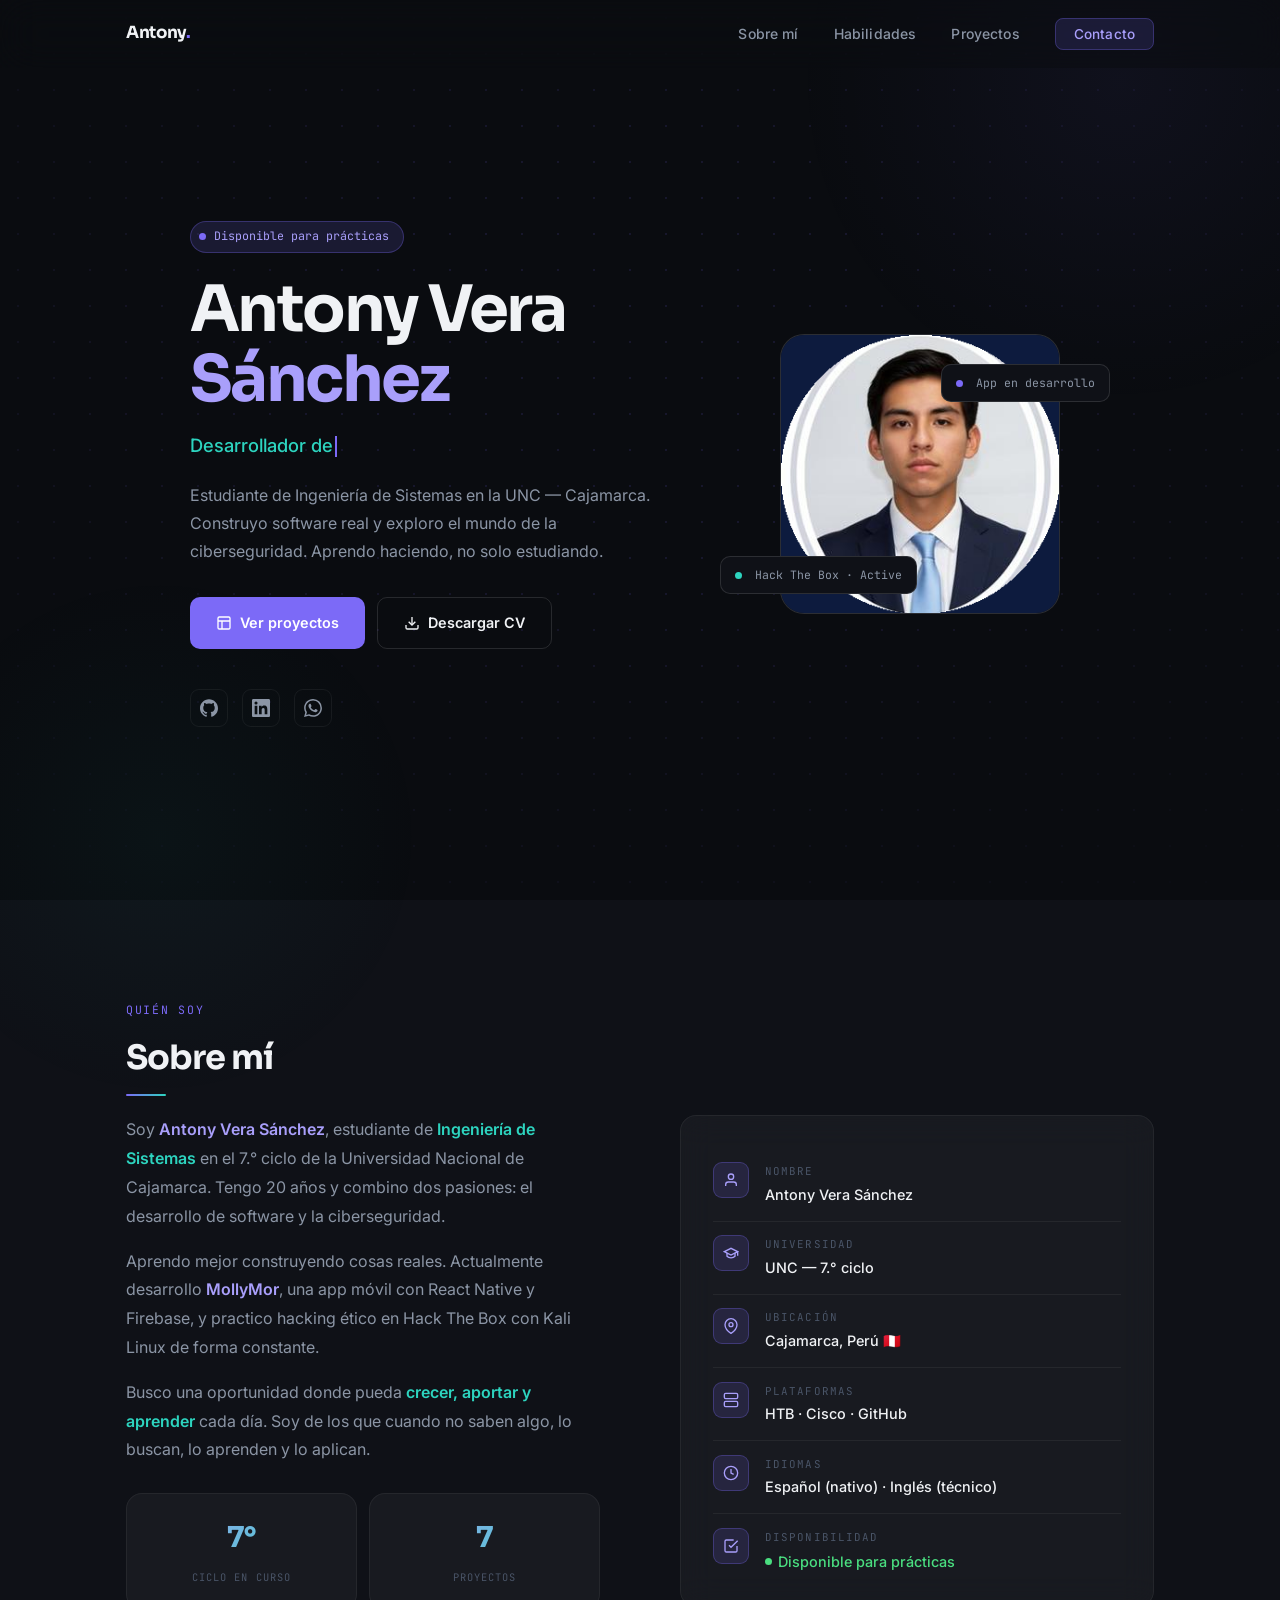
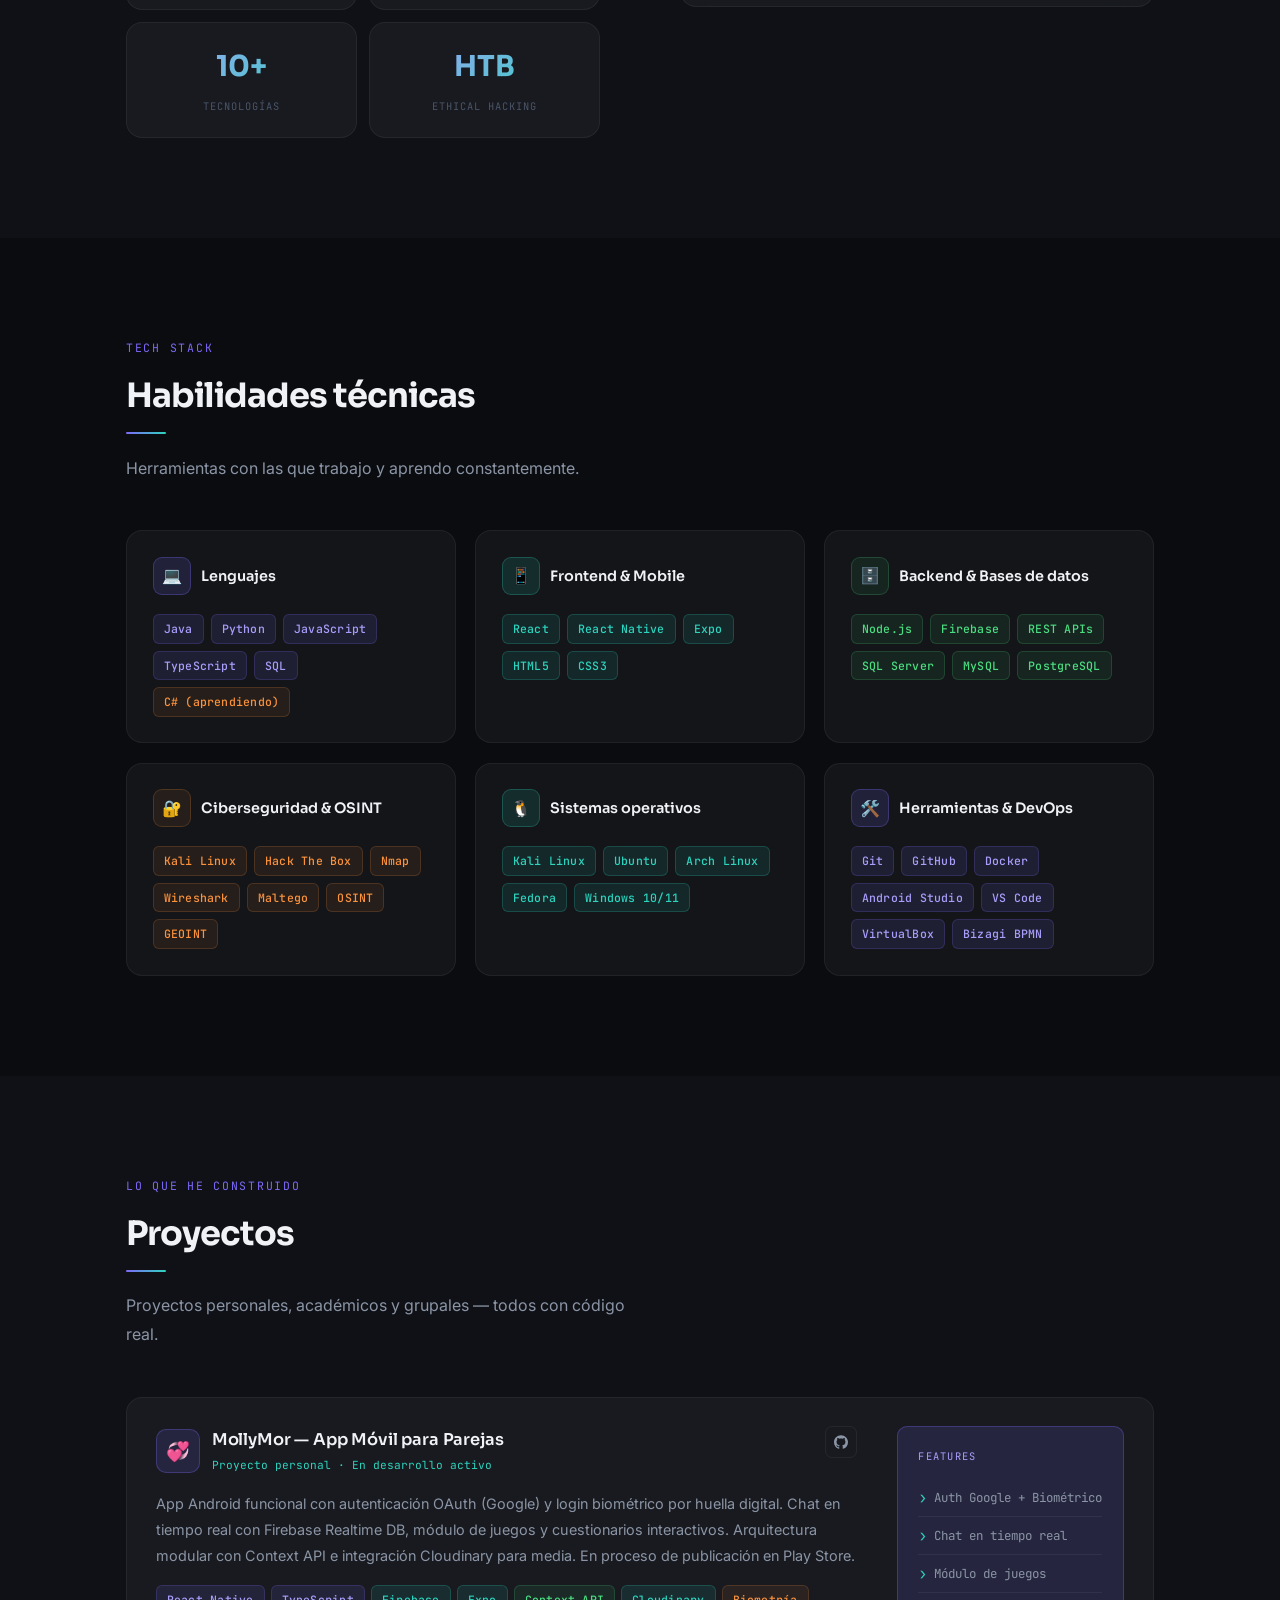
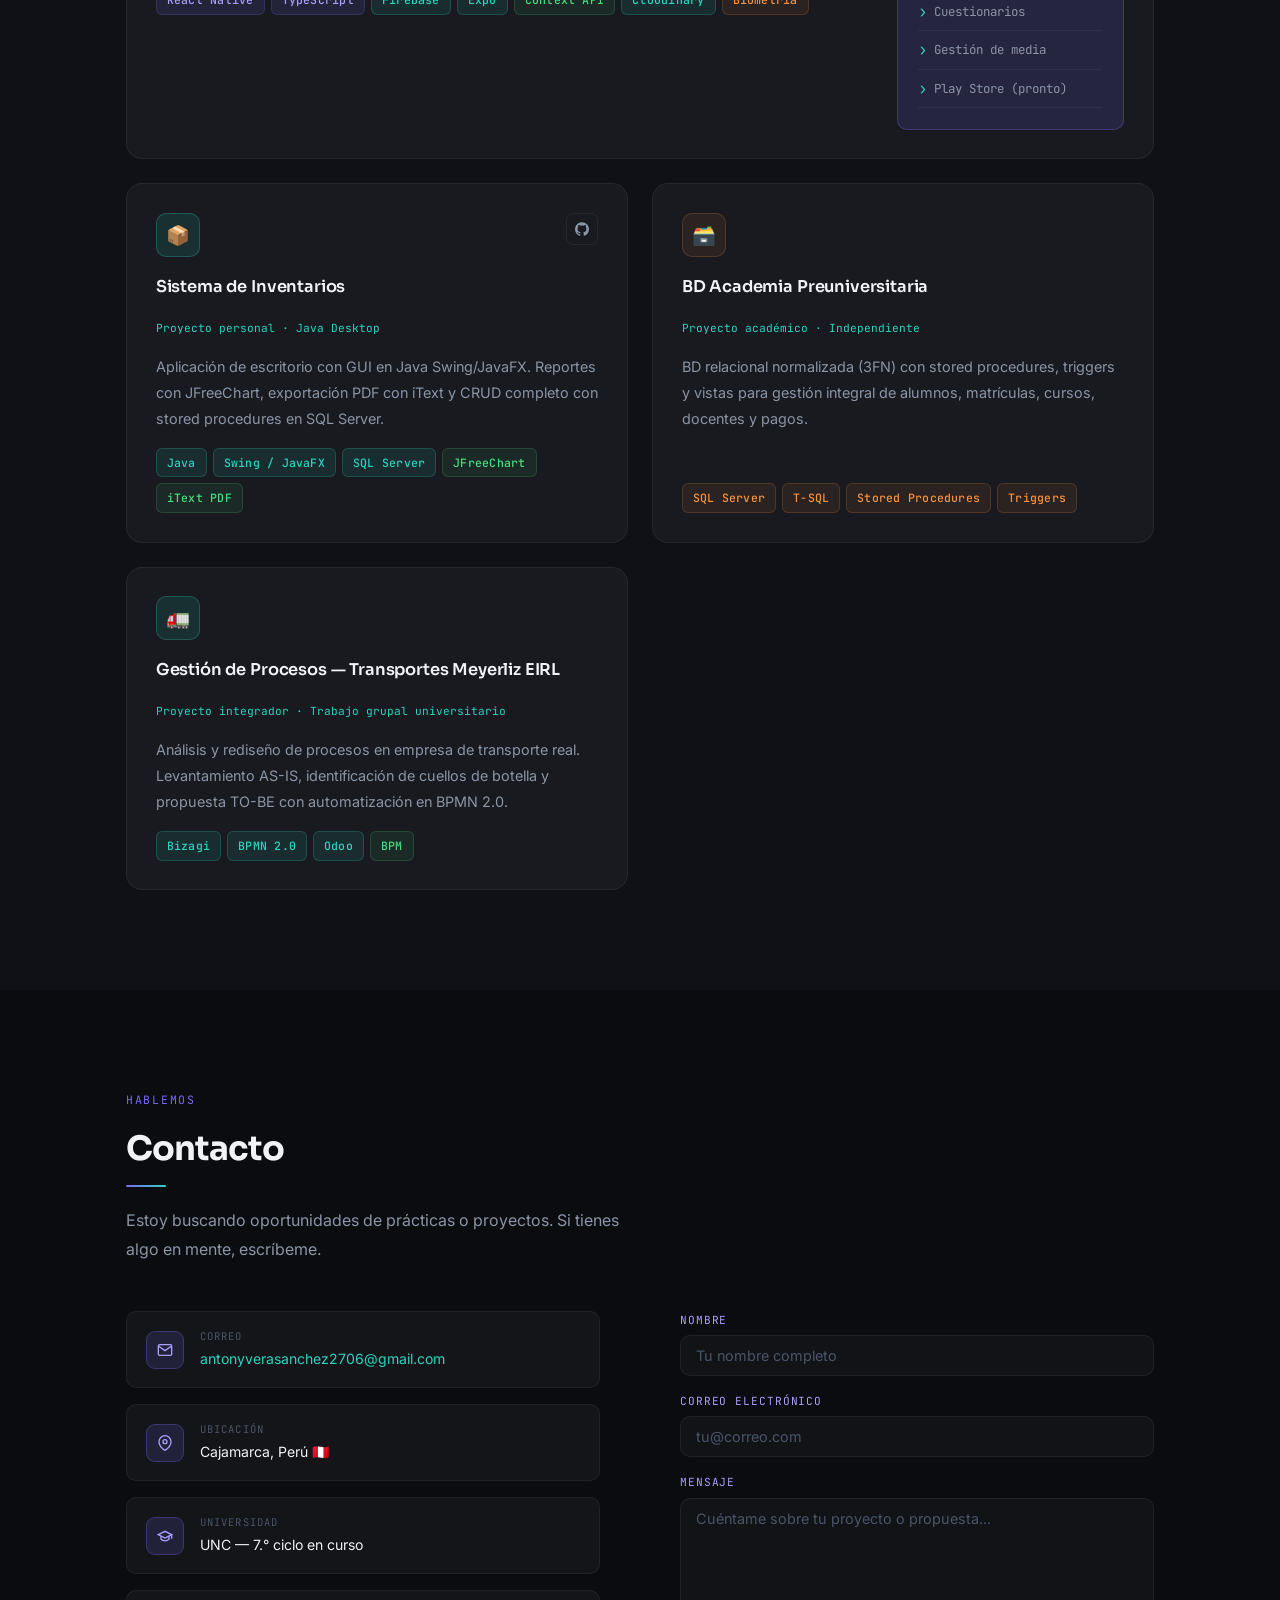
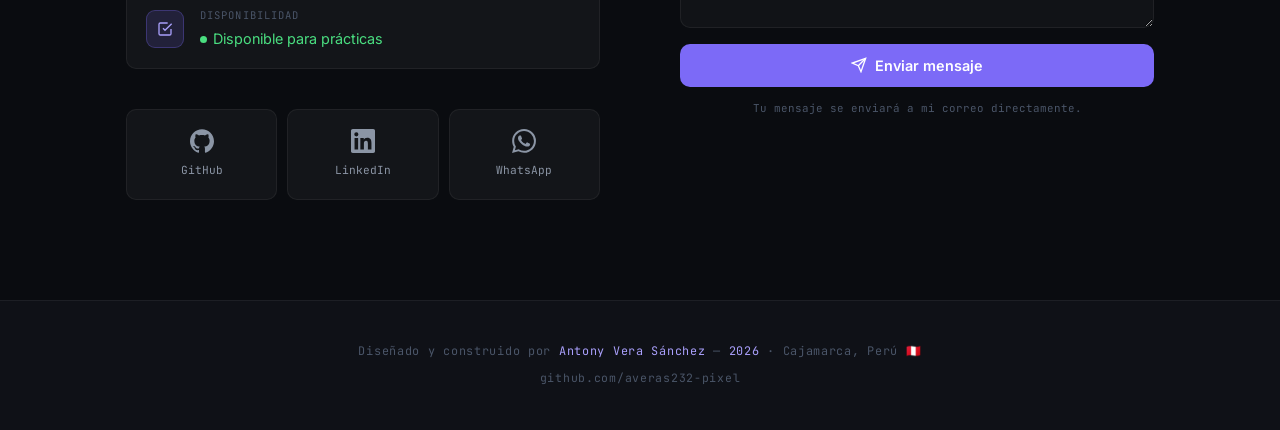
<file: index.html>
<!DOCTYPE html>
<html lang="es">
<head>
  <meta charset="UTF-8" />
  <meta name="viewport" content="width=device-width, initial-scale=1.0" />
  <meta name="description" content="Portfolio de Antony Vera Sánchez — Ingeniería de Sistemas, Desarrollo de Software y Ciberseguridad en Cajamarca, Perú." />
  <meta name="author" content="Antony Vera Sánchez" />
  <meta property="og:title" content="Antony Vera Sánchez — Portfolio" />
  <meta property="og:description" content="Ing. Sistemas · Dev · CyberSec · Cajamarca, Perú" />
  <meta property="og:type" content="website" />
  <title>Antony Vera Sánchez | Dev & CyberSec</title>
  <link rel="icon" href="data:image/svg+xml,<svg xmlns='http://www.w3.org/2000/svg' viewBox='0 0 100 100'><text y='.9em' font-size='90'>⚡</text></svg>" />
  <link rel="preconnect" href="https://fonts.googleapis.com" />
  <link rel="preconnect" href="https://fonts.gstatic.com" crossorigin />
  <link href="https://fonts.googleapis.com/css2?family=Sora:wght@300;400;600;700&family=Inter:wght@300;400;500;600&family=JetBrains+Mono:wght@400;500&display=swap" rel="stylesheet" />
  <style>
    /* ── TOKENS ── */
    :root {
      --bg:           #0a0c10;
      --bg-2:         #0f1117;
      --bg-card:      rgba(255,255,255,0.04);
      --bg-card-h:    rgba(255,255,255,0.07);
      --violet:       #7c6af7;
      --violet-light: #a99ffb;
      --violet-dim:   rgba(124,106,247,0.15);
      --violet-border:rgba(124,106,247,0.3);
      --teal:         #2dd4bf;
      --teal-dim:     rgba(45,212,191,0.12);
      --teal-border:  rgba(45,212,191,0.25);
      --text-1:       #f0f2f5;
      --text-2:       #8b95a5;
      --text-3:       #4a5568;
      --border:       rgba(255,255,255,0.06);
      --border-h:     rgba(255,255,255,0.12);
      --nav-h:        68px;
      --max-w:        1140px;
      --r:            10px;
      --r-lg:         16px;
      --t:            all 0.3s cubic-bezier(0.4,0,0.2,1);
      --font-head:    'Sora', sans-serif;
      --font-body:    'Inter', sans-serif;
      --font-mono:    'JetBrains Mono', monospace;
      --section-py:   100px;
    }

    /* ── RESET ── */
    *, *::before, *::after { box-sizing: border-box; margin: 0; padding: 0; }
    html { scroll-behavior: smooth; scroll-padding-top: var(--nav-h); font-size: 16px; }
    body {
      font-family: var(--font-body);
      background: var(--bg);
      color: var(--text-1);
      overflow-x: hidden;
      line-height: 1.7;
    }
    img { max-width: 100%; display: block; }
    a { color: var(--teal); text-decoration: none; transition: var(--t); }
    a:hover { color: var(--violet-light); }
    p { color: var(--text-2); line-height: 1.8; }

    /* ── SCROLLBAR ── */
    ::-webkit-scrollbar { width: 4px; }
    ::-webkit-scrollbar-track { background: var(--bg-2); }
    ::-webkit-scrollbar-thumb { background: var(--violet); border-radius: 4px; }
    ::selection { background: var(--violet-dim); color: var(--violet-light); }

    /* ── BACKGROUND AMBIENT ── */
    body::before {
      content: '';
      position: fixed;
      top: -30%;
      right: -15%;
      width: 55vw;
      height: 55vw;
      background: radial-gradient(circle, rgba(124,106,247,0.055) 0%, transparent 65%);
      pointer-events: none;
      z-index: 0;
    }
    body::after {
      content: '';
      position: fixed;
      bottom: -25%;
      left: -10%;
      width: 45vw;
      height: 45vw;
      background: radial-gradient(circle, rgba(45,212,191,0.04) 0%, transparent 65%);
      pointer-events: none;
      z-index: 0;
    }

    .container {
      max-width: var(--max-w);
      margin: 0 auto;
      padding: 0 clamp(20px, 5vw, 56px);
      position: relative;
      z-index: 1;
    }

    /* ── NAVBAR ── */
    .navbar {
      position: fixed;
      top: 0; left: 0; right: 0;
      height: var(--nav-h);
      z-index: 1000;
      display: flex;
      align-items: center;
      background: rgba(10,12,16,0.5);
      backdrop-filter: blur(20px);
      -webkit-backdrop-filter: blur(20px);
      border-bottom: 1px solid transparent;
      transition: var(--t);
    }
    .navbar.scrolled {
      background: rgba(10,12,16,0.88);
      border-bottom-color: var(--border);
    }
    .nav-inner {
      display: flex;
      align-items: center;
      justify-content: space-between;
      width: 100%;
      max-width: var(--max-w);
      margin: 0 auto;
      padding: 0 clamp(20px, 5vw, 56px);
    }
    .nav-logo {
      font-family: var(--font-head);
      font-weight: 700;
      font-size: 1.05rem;
      color: var(--text-1);
      letter-spacing: -0.02em;
    }
    .nav-logo span { color: var(--violet); }
    .nav-links { display: flex; gap: 2.2rem; list-style: none; }
    .nav-links a {
      font-size: 0.875rem;
      font-weight: 500;
      color: var(--text-2);
      letter-spacing: 0.01em;
      transition: color 0.25s;
    }
    .nav-links a:hover, .nav-links a.active { color: var(--text-1); }
    .nav-cta {
      padding: 7px 18px;
      border: 1px solid var(--violet-border);
      border-radius: 8px;
      color: var(--violet-light) !important;
      background: var(--violet-dim);
      font-size: 0.85rem !important;
    }
    .nav-cta:hover { background: rgba(124,106,247,0.25) !important; color: #fff !important; }
    .nav-toggle {
      display: none;
      flex-direction: column;
      gap: 5px;
      cursor: pointer;
      background: none;
      border: none;
      padding: 4px;
    }
    .nav-toggle span {
      display: block;
      width: 22px;
      height: 1.5px;
      background: var(--text-1);
      border-radius: 2px;
      transition: var(--t);
    }
    .nav-toggle.open span:nth-child(1) { transform: rotate(45deg) translate(4px,5px); }
    .nav-toggle.open span:nth-child(2) { opacity: 0; }
    .nav-toggle.open span:nth-child(3) { transform: rotate(-45deg) translate(4px,-5px); }

    /* ── BUTTONS ── */
    .btn {
      display: inline-flex;
      align-items: center;
      gap: 8px;
      padding: 13px 26px;
      border-radius: var(--r);
      font-family: var(--font-body);
      font-weight: 600;
      font-size: 0.9rem;
      cursor: pointer;
      transition: var(--t);
      border: none;
    }
    .btn-primary {
      background: var(--violet);
      color: #fff;
    }
    .btn-primary:hover { background: #6b5ae0; color: #fff; transform: translateY(-2px); }
    .btn-outline {
      background: transparent;
      border: 1px solid var(--border-h);
      color: var(--text-1);
    }
    .btn-outline:hover { border-color: var(--violet-border); color: var(--violet-light); background: var(--violet-dim); transform: translateY(-2px); }

    /* ── TAGS ── */
    .tag {
      display: inline-flex;
      align-items: center;
      padding: 4px 10px;
      border-radius: 6px;
      font-family: var(--font-mono);
      font-size: 0.72rem;
      font-weight: 500;
      letter-spacing: 0.02em;
    }
    .tag-v { background: rgba(124,106,247,0.12); color: var(--violet-light); border: 1px solid rgba(124,106,247,0.2); }
    .tag-t { background: rgba(45,212,191,0.1); color: var(--teal); border: 1px solid rgba(45,212,191,0.2); }
    .tag-g { background: rgba(74,222,128,0.08); color: #4ade80; border: 1px solid rgba(74,222,128,0.18); }
    .tag-o { background: rgba(251,146,60,0.08); color: #fb923c; border: 1px solid rgba(251,146,60,0.18); }

    /* ── SECTION HEADER ── */
    .section { padding: var(--section-py) 0; position: relative; }
    .section-label {
      font-family: var(--font-mono);
      font-size: 0.72rem;
      color: var(--violet);
      letter-spacing: 0.15em;
      text-transform: uppercase;
      margin-bottom: 0.6rem;
      display: block;
    }
    .section-title {
      font-family: var(--font-head);
      font-size: clamp(1.5rem, 3vw, 2.1rem);
      font-weight: 700;
      color: var(--text-1);
      letter-spacing: -0.03em;
      margin-bottom: 0.5rem;
    }
    .section-line {
      width: 40px;
      height: 2px;
      background: linear-gradient(90deg, var(--violet), var(--teal));
      border-radius: 2px;
      margin-bottom: 1.2rem;
    }
    .section-sub {
      color: var(--text-2);
      font-size: 1rem;
      max-width: 520px;
      margin-bottom: 3rem;
    }

    /* ── REVEAL ── */
    .reveal {
      opacity: 0;
      transform: translateY(32px);
      transition: opacity 0.7s cubic-bezier(0.16,1,0.3,1),
                  transform 0.7s cubic-bezier(0.16,1,0.3,1);
    }
    .reveal.visible { opacity: 1; transform: translateY(0); }
    .reveal-left { opacity: 0; transform: translateX(-40px); transition: opacity 0.7s cubic-bezier(0.16,1,0.3,1), transform 0.7s cubic-bezier(0.16,1,0.3,1); }
    .reveal-left.visible { opacity: 1; transform: translateX(0); }
    .reveal-right { opacity: 0; transform: translateX(40px); transition: opacity 0.7s cubic-bezier(0.16,1,0.3,1), transform 0.7s cubic-bezier(0.16,1,0.3,1); }
    .reveal-right.visible { opacity: 1; transform: translateX(0); }
    .d1 { transition-delay: 0.08s; }
    .d2 { transition-delay: 0.16s; }
    .d3 { transition-delay: 0.24s; }
    .d4 { transition-delay: 0.32s; }

    /* ── HERO ── */
    #hero {
      min-height: 100vh;
      display: flex;
      align-items: center;
      position: relative;
      overflow: hidden;
    }
    /* Subtle dot grid */
    #hero::before {
      content: '';
      position: absolute;
      inset: 0;
      background-image: radial-gradient(rgba(124,106,247,0.12) 1px, transparent 1px);
      background-size: 36px 36px;
      mask-image: radial-gradient(ellipse 80% 80% at 50% 40%, black 30%, transparent 100%);
      -webkit-mask-image: radial-gradient(ellipse 80% 80% at 50% 40%, black 30%, transparent 100%);
      pointer-events: none;
      z-index: 0;
    }
    .hero-wrap {
      display: grid;
      grid-template-columns: 1fr 340px;
      gap: 5rem;
      align-items: center;
      padding: calc(var(--nav-h) + 40px) 0 60px;
    }
    .hero-eyebrow {
      display: inline-flex;
      align-items: center;
      gap: 8px;
      padding: 5px 14px 5px 8px;
      background: var(--violet-dim);
      border: 1px solid var(--violet-border);
      border-radius: 100px;
      font-family: var(--font-mono);
      font-size: 0.73rem;
      color: var(--violet-light);
      margin-bottom: 1.4rem;
      width: fit-content;
    }
    .hero-eyebrow-dot {
      width: 7px; height: 7px;
      background: var(--violet);
      border-radius: 50%;
      animation: pulse-dot 2s ease-in-out infinite;
    }
    @keyframes pulse-dot {
      0%, 100% { opacity: 1; transform: scale(1); }
      50% { opacity: 0.5; transform: scale(0.8); }
    }
    .hero-name {
      font-family: var(--font-head);
      font-size: clamp(2.5rem, 5.5vw, 4rem);
      font-weight: 700;
      color: var(--text-1);
      letter-spacing: -0.04em;
      line-height: 1.1;
      margin-bottom: 0.8rem;
    }
    .hero-name .accent { color: var(--violet-light); }
    .hero-role {
      font-size: 1.15rem;
      font-weight: 500;
      color: var(--text-2);
      margin-bottom: 1.2rem;
      min-height: 1.8em;
      font-family: var(--font-body);
    }
    .hero-role #tw { color: var(--teal); }
    .tw-cursor {
      display: inline-block;
      width: 2px;
      height: 1.1em;
      background: var(--violet);
      margin-left: 2px;
      vertical-align: middle;
      animation: blink 1s step-end infinite;
    }
    @keyframes blink { 0%,100%{opacity:1} 50%{opacity:0} }
    .hero-desc {
      font-size: 1rem;
      color: var(--text-2);
      max-width: 480px;
      line-height: 1.75;
      margin-bottom: 2rem;
    }
    .hero-btns {
      display: flex;
      gap: 12px;
      flex-wrap: wrap;
      margin-bottom: 2.5rem;
    }
    .hero-social { display: flex; gap: 14px; align-items: center; }
    .hero-social a {
      display: flex;
      align-items: center;
      justify-content: center;
      width: 38px;
      height: 38px;
      border-radius: 9px;
      border: 1px solid var(--border);
      color: var(--text-2);
      transition: var(--t);
    }
    .hero-social a:hover { border-color: var(--violet-border); color: var(--violet-light); background: var(--violet-dim); }
    .hero-social a svg { width: 18px; height: 18px; }

    /* Photo side */
    .hero-photo-col {
      display: flex;
      justify-content: center;
      align-items: center;
      position: relative;
    }
    .hero-photo-frame {
      width: 280px;
      height: 280px;
      border-radius: 24px;
      overflow: hidden;
      border: 1px solid var(--border-h);
      position: relative;
      background: var(--bg-2);
    }
    .hero-photo-frame::before {
      content: '';
      position: absolute;
      inset: -1px;
      border-radius: 25px;
      background: linear-gradient(135deg, var(--violet-border), transparent 50%, var(--teal-border));
      z-index: -1;
    }
    .hero-photo-frame img {
      width: 100%;
      height: 100%;
      object-fit: cover;
      object-position: center top;
    }
    /* Floating badges */
    .hero-badge {
      position: absolute;
      padding: 8px 14px;
      background: var(--bg-2);
      border: 1px solid var(--border-h);
      border-radius: 10px;
      font-family: var(--font-mono);
      font-size: 0.72rem;
      color: var(--text-2);
      backdrop-filter: blur(16px);
      white-space: nowrap;
    }
    .hero-badge.b1 { bottom: 20px; left: -30px; animation: float-b 4s ease-in-out infinite; }
    .hero-badge.b2 { top: 30px; right: -20px; animation: float-b 5s ease-in-out infinite 1.5s; }
    .hero-badge .dot { display: inline-block; width: 7px; height: 7px; border-radius: 50%; margin-right: 6px; }
    .dot-v { background: var(--violet); }
    .dot-t { background: var(--teal); }
    @keyframes float-b {
      0%,100% { transform: translateY(0); }
      50% { transform: translateY(-8px); }
    }

    /* ── SOBRE MÍ ── */
    #sobre-mi { background: var(--bg-2); }
    .sobre-grid {
      display: grid;
      grid-template-columns: 1fr 1fr;
      gap: 5rem;
      align-items: start;
    }
    .sobre-text p { margin-bottom: 1rem; }
    .sobre-text p:last-of-type { margin-bottom: 1.8rem; }
    .hl-v { color: var(--violet-light); font-weight: 600; }
    .hl-t { color: var(--teal); font-weight: 600; }
    .sobre-stats {
      display: grid;
      grid-template-columns: 1fr 1fr;
      gap: 12px;
      margin-top: 0.5rem;
    }
    .stat-card {
      padding: 1.2rem 1rem;
      background: var(--bg-card);
      border: 1px solid var(--border);
      border-radius: var(--r-lg);
      text-align: center;
      transition: var(--t);
    }
    .stat-card:hover { border-color: var(--violet-border); background: var(--bg-card-h); }
    .stat-num {
      font-family: var(--font-head);
      font-size: 1.8rem;
      font-weight: 700;
      background: linear-gradient(135deg, var(--violet-light), var(--teal));
      -webkit-background-clip: text;
      -webkit-text-fill-color: transparent;
      background-clip: text;
      display: block;
    }
    .stat-lbl {
      font-family: var(--font-mono);
      font-size: 0.65rem;
      color: var(--text-3);
      letter-spacing: 0.1em;
      margin-top: 4px;
      text-transform: uppercase;
    }

    /* Info card — lado derecho */
    .sobre-info-card {
      background: var(--bg-card);
      border: 1px solid var(--border);
      border-radius: var(--r-lg);
      padding: 2rem;
      backdrop-filter: blur(16px);
    }
    .info-row {
      display: flex;
      gap: 1rem;
      align-items: flex-start;
      padding: 0.85rem 0;
      border-bottom: 1px solid var(--border);
    }
    .info-row:last-child { border-bottom: none; padding-bottom: 0; }
    .info-icon {
      width: 36px;
      height: 36px;
      border-radius: 9px;
      background: var(--violet-dim);
      border: 1px solid var(--violet-border);
      display: flex;
      align-items: center;
      justify-content: center;
      flex-shrink: 0;
      color: var(--violet-light);
    }
    .info-icon svg { width: 16px; height: 16px; }
    .info-key { font-family: var(--font-mono); font-size: 0.68rem; color: var(--text-3); letter-spacing: 0.1em; text-transform: uppercase; margin-bottom: 2px; }
    .info-val { font-size: 0.9rem; color: var(--text-1); font-weight: 500; }
    .avail-dot {
      display: inline-flex;
      align-items: center;
      gap: 6px;
      color: #4ade80;
      font-size: 0.9rem;
    }
    .avail-dot::before {
      content: '';
      width: 7px;
      height: 7px;
      background: #4ade80;
      border-radius: 50%;
      animation: pulse-dot 2s ease-in-out infinite;
    }

    /* ── HABILIDADES ── */
    #habilidades { background: var(--bg); }
    .skills-grid {
      display: grid;
      grid-template-columns: repeat(auto-fit, minmax(300px, 1fr));
      gap: 1.2rem;
    }
    .skill-cat {
      padding: 1.6rem;
      background: var(--bg-card);
      border: 1px solid var(--border);
      border-radius: var(--r-lg);
      transition: border-color 0.3s;
    }
    .skill-cat:hover { border-color: var(--border-h); }
    .skill-cat-head {
      display: flex;
      align-items: center;
      gap: 10px;
      margin-bottom: 1.2rem;
    }
    .skill-cat-icon {
      width: 38px;
      height: 38px;
      border-radius: 9px;
      display: flex;
      align-items: center;
      justify-content: center;
      font-size: 1rem;
      flex-shrink: 0;
    }
    .sci-v { background: var(--violet-dim); border: 1px solid var(--violet-border); }
    .sci-t { background: var(--teal-dim); border: 1px solid var(--teal-border); }
    .sci-g { background: rgba(74,222,128,0.08); border: 1px solid rgba(74,222,128,0.2); }
    .sci-o { background: rgba(251,146,60,0.08); border: 1px solid rgba(251,146,60,0.2); }
    .skill-cat-name {
      font-family: var(--font-head);
      font-size: 0.9rem;
      font-weight: 600;
      color: var(--text-1);
    }
    .skill-tags { display: flex; flex-wrap: wrap; gap: 7px; }

    /* ── PROYECTOS ── */
    #proyectos { background: var(--bg-2); }
    .projects-grid {
      display: grid;
      grid-template-columns: repeat(auto-fit, minmax(340px, 1fr));
      gap: 1.5rem;
    }
    .proj-card {
      background: var(--bg-card);
      border: 1px solid var(--border);
      border-radius: var(--r-lg);
      padding: 1.8rem;
      display: flex;
      flex-direction: column;
      gap: 1rem;
      transition: var(--t);
      position: relative;
      overflow: hidden;
    }
    .proj-card::before {
      content: '';
      position: absolute;
      top: 0; left: 0; right: 0;
      height: 2px;
      background: linear-gradient(90deg, var(--violet), var(--teal));
      transform: scaleX(0);
      transform-origin: left;
      transition: transform 0.45s cubic-bezier(0.16,1,0.3,1);
    }
    .proj-card:hover { border-color: var(--border-h); background: var(--bg-card-h); transform: translateY(-4px); }
    .proj-card:hover::before { transform: scaleX(1); }
    .proj-card.featured {
      grid-column: 1 / -1;
      display: grid;
      grid-template-columns: 1fr auto;
      gap: 2.5rem;
      align-items: start;
    }
    .proj-head { display: flex; justify-content: space-between; align-items: flex-start; }
    .proj-icon {
      width: 44px;
      height: 44px;
      border-radius: 10px;
      background: var(--violet-dim);
      border: 1px solid var(--violet-border);
      display: flex;
      align-items: center;
      justify-content: center;
      font-size: 1.2rem;
    }
    .proj-gh {
      width: 32px; height: 32px;
      border-radius: 7px;
      border: 1px solid var(--border);
      display: flex;
      align-items: center;
      justify-content: center;
      color: var(--text-2);
      transition: var(--t);
    }
    .proj-gh:hover { border-color: var(--violet-border); color: var(--violet-light); background: var(--violet-dim); }
    .proj-gh svg { width: 14px; height: 14px; }
    .proj-title {
      font-family: var(--font-head);
      font-size: 1.02rem;
      font-weight: 600;
      color: var(--text-1);
      letter-spacing: -0.01em;
    }
    .proj-ctx {
      font-family: var(--font-mono);
      font-size: 0.7rem;
      color: var(--teal);
      margin-top: 2px;
    }
    .proj-desc { font-size: 0.9rem; color: var(--text-2); flex: 1; }
    .proj-stack { display: flex; flex-wrap: wrap; gap: 6px; margin-top: auto; }
    .proj-aside {
      background: var(--violet-dim);
      border: 1px solid var(--violet-border);
      border-radius: var(--r);
      padding: 1.3rem;
      min-width: 190px;
      font-family: var(--font-mono);
    }
    .aside-title {
      font-size: 0.65rem;
      color: var(--violet-light);
      letter-spacing: 0.12em;
      text-transform: uppercase;
      margin-bottom: 0.8rem;
    }
    .aside-list { list-style: none; }
    .aside-list li {
      font-size: 0.78rem;
      color: var(--text-2);
      padding: 5px 0;
      border-bottom: 1px solid rgba(255,255,255,0.05);
      display: flex;
      align-items: center;
      gap: 6px;
    }
    .aside-list li::before { content: '›'; color: var(--teal); font-size: 1rem; }

    /* ── CONTACTO ── */
    #contacto { background: var(--bg); }
    .contact-grid {
      display: grid;
      grid-template-columns: 1fr 1fr;
      gap: 5rem;
      align-items: start;
    }
    .contact-items { display: flex; flex-direction: column; gap: 1rem; }
    .contact-item {
      display: flex;
      align-items: center;
      gap: 1rem;
      padding: 1rem 1.2rem;
      background: var(--bg-card);
      border: 1px solid var(--border);
      border-radius: var(--r);
      transition: var(--t);
    }
    .contact-item:hover { border-color: var(--border-h); background: var(--bg-card-h); }
    .ci-icon {
      width: 38px; height: 38px;
      border-radius: 9px;
      background: var(--violet-dim);
      border: 1px solid var(--violet-border);
      display: flex;
      align-items: center;
      justify-content: center;
      color: var(--violet-light);
      flex-shrink: 0;
    }
    .ci-icon svg { width: 16px; height: 16px; }
    .ci-key { font-family: var(--font-mono); font-size: 0.66rem; color: var(--text-3); letter-spacing: 0.1em; text-transform: uppercase; margin-bottom: 1px; }
    .ci-val { font-size: 0.88rem; color: var(--text-1); }
    .social-row { display: grid; grid-template-columns: repeat(3,1fr); gap: 10px; margin-top: 1.5rem; }
    .soc-card {
      display: flex;
      flex-direction: column;
      align-items: center;
      gap: 8px;
      padding: 1.2rem 0.8rem;
      background: var(--bg-card);
      border: 1px solid var(--border);
      border-radius: var(--r);
      transition: var(--t);
      font-family: var(--font-mono);
      font-size: 0.7rem;
      color: var(--text-2);
    }
    .soc-card svg { width: 24px; height: 24px; }
    .soc-card:hover { background: var(--bg-card-h); color: var(--text-1); }
    .soc-gh:hover  { border-color: rgba(255,255,255,0.2); }
    .soc-li:hover  { border-color: rgba(10,102,194,0.5); color: #5eaef8; }
    .soc-wa:hover  { border-color: rgba(37,211,102,0.4); color: #4ade80; }

    /* Formulario */
    .contact-form { display: flex; flex-direction: column; gap: 1rem; }
    .form-group { display: flex; flex-direction: column; gap: 5px; }
    .form-group label {
      font-family: var(--font-mono);
      font-size: 0.7rem;
      color: var(--violet-light);
      letter-spacing: 0.08em;
      text-transform: uppercase;
    }
    .form-group input,
    .form-group textarea {
      background: rgba(255,255,255,0.03);
      border: 1px solid var(--border);
      border-radius: var(--r);
      padding: 11px 15px;
      font-family: var(--font-body);
      font-size: 0.9rem;
      color: var(--text-1);
      outline: none;
      transition: var(--t);
      resize: vertical;
    }
    .form-group input:focus,
    .form-group textarea:focus {
      border-color: var(--violet);
      box-shadow: 0 0 0 3px var(--violet-dim);
    }
    .form-group input::placeholder,
    .form-group textarea::placeholder { color: var(--text-3); }
    .form-group textarea { min-height: 130px; }
    .form-note {
      font-family: var(--font-mono);
      font-size: 0.68rem;
      color: var(--text-3);
      text-align: center;
      margin-top: -4px;
    }
    .form-status {
      font-family: var(--font-mono);
      font-size: 0.78rem;
      padding: 10px 14px;
      border-radius: var(--r);
      display: none;
    }
    .form-status.ok  { display: block; color: #4ade80; background: rgba(74,222,128,0.06); border: 1px solid rgba(74,222,128,0.2); }
    .form-status.err { display: block; color: #fb923c; background: rgba(251,146,60,0.06); border: 1px solid rgba(251,146,60,0.2); }

    /* ── FOOTER ── */
    footer {
      background: var(--bg-2);
      border-top: 1px solid var(--border);
      padding: 2.5rem 0;
      text-align: center;
    }
    footer p {
      font-family: var(--font-mono);
      font-size: 0.74rem;
      color: var(--text-3);
      letter-spacing: 0.06em;
    }
    footer span { color: var(--violet-light); }

    /* ── BACK TO TOP ── */
    #back-top {
      position: fixed;
      bottom: 28px; right: 28px;
      z-index: 500;
      width: 42px; height: 42px;
      border-radius: 50%;
      background: var(--violet-dim);
      border: 1px solid var(--violet-border);
      color: var(--violet-light);
      font-size: 1rem;
      cursor: pointer;
      transition: var(--t);
      opacity: 0;
      pointer-events: none;
      display: flex;
      align-items: center;
      justify-content: center;
    }
    #back-top.show { opacity: 1; pointer-events: auto; }
    #back-top:hover { background: rgba(124,106,247,0.25); transform: translateY(-3px); }

    /* ── RESPONSIVE ── */
    @media (max-width: 920px) {
      .hero-wrap { grid-template-columns: 1fr; text-align: center; gap: 3rem; }
      .hero-photo-col { order: -1; }
      .hero-photo-frame { width: 200px; height: 200px; }
      .hero-btns, .hero-social { justify-content: center; }
      .hero-eyebrow { margin: 0 auto 1.4rem; }
      .hero-desc { margin-left: auto; margin-right: auto; }
      .sobre-grid { grid-template-columns: 1fr; gap: 3rem; }
      .contact-grid { grid-template-columns: 1fr; gap: 3rem; }
      .proj-card.featured { grid-template-columns: 1fr; }
      .nav-links { display: none; }
      .nav-toggle { display: flex; }
    }
    @media (max-width: 920px) {
      .nav-links.open {
        display: flex;
        flex-direction: column;
        position: fixed;
        top: var(--nav-h); left: 0; right: 0;
        background: rgba(10,12,16,0.97);
        backdrop-filter: blur(20px);
        padding: 2rem;
        gap: 1.5rem;
        border-bottom: 1px solid var(--border);
        z-index: 999;
      }
    }
    @media (max-width: 600px) {
      :root { --section-py: 70px; }
      .hero-photo-frame { width: 170px; height: 170px; }
      .hero-badge { display: none; }
      .skills-grid, .projects-grid { grid-template-columns: 1fr; }
      .sobre-stats { grid-template-columns: 1fr 1fr; }
      .social-row { grid-template-columns: 1fr 1fr 1fr; }
      .proj-card.featured { grid-template-columns: 1fr; }
    }
    @media (prefers-reduced-motion: reduce) {
      *, *::before, *::after { animation-duration: 0.01ms !important; transition-duration: 0.01ms !important; }
    }
  </style>
</head>
<body>

  <!-- NAVBAR -->
  <nav class="navbar" role="navigation" aria-label="Navegación principal">
    <div class="nav-inner">
      <a href="#hero" class="nav-logo">Antony<span>.</span></a>
      <ul class="nav-links" role="list">
        <li><a href="#sobre-mi">Sobre mí</a></li>
        <li><a href="#habilidades">Habilidades</a></li>
        <li><a href="#proyectos">Proyectos</a></li>
        <li><a href="#contacto" class="nav-cta">Contacto</a></li>
      </ul>
      <button class="nav-toggle" aria-label="Abrir menú" aria-expanded="false">
        <span></span><span></span><span></span>
      </button>
    </div>
  </nav>

  <!-- HERO -->
  <section id="hero" aria-label="Presentación">
    <div class="container">
      <div class="hero-wrap">
        <div class="hero-content">
          <div class="hero-eyebrow reveal">
            <span class="hero-eyebrow-dot"></span>
            Disponible para prácticas
          </div>
          <h1 class="hero-name reveal d1">
            Antony Vera<br><span class="accent">Sánchez</span>
          </h1>
          <p class="hero-role reveal d2">
            <span id="tw"></span><span class="tw-cursor" aria-hidden="true"></span>
          </p>
          <p class="hero-desc reveal d2">
            Estudiante de Ingeniería de Sistemas en la UNC — Cajamarca. Construyo
            software real y exploro el mundo de la ciberseguridad. Aprendo haciendo,
            no solo estudiando.
          </p>
          <div class="hero-btns reveal d3">
            <a href="#proyectos" class="btn btn-primary">
              <svg width="16" height="16" viewBox="0 0 24 24" fill="none" stroke="currentColor" stroke-width="2"><rect x="3" y="3" width="18" height="18" rx="2"/><path d="M3 9h18M9 21V9"/></svg>
              Ver proyectos
            </a>
            <a href="assets/cv/CV_Antony_Vera.pdf" download class="btn btn-outline">
              <svg width="16" height="16" viewBox="0 0 24 24" fill="none" stroke="currentColor" stroke-width="2"><path d="M21 15v4a2 2 0 0 1-2 2H5a2 2 0 0 1-2-2v-4"/><polyline points="7 10 12 15 17 10"/><line x1="12" y1="15" x2="12" y2="3"/></svg>
              Descargar CV
            </a>
          </div>
          <div class="hero-social reveal d4">
            <a href="https://github.com/averas232-pixel" target="_blank" rel="noopener noreferrer" aria-label="GitHub">
              <svg viewBox="0 0 24 24" fill="currentColor"><path d="M12 .297c-6.63 0-12 5.373-12 12 0 5.303 3.438 9.8 8.205 11.385.6.113.82-.258.82-.577 0-.285-.01-1.04-.015-2.04-3.338.724-4.042-1.61-4.042-1.61C4.422 18.07 3.633 17.7 3.633 17.7c-1.087-.744.084-.729.084-.729 1.205.084 1.838 1.236 1.838 1.236 1.07 1.835 2.809 1.305 3.495.998.108-.776.417-1.305.76-1.605-2.665-.3-5.466-1.332-5.466-5.93 0-1.31.465-2.38 1.235-3.22-.135-.303-.54-1.523.105-3.176 0 0 1.005-.322 3.3 1.23.96-.267 1.98-.399 3-.405 1.02.006 2.04.138 3 .405 2.28-1.552 3.285-1.23 3.285-1.23.645 1.653.24 2.873.12 3.176.765.84 1.23 1.91 1.23 3.22 0 4.61-2.805 5.625-5.475 5.92.42.36.81 1.096.81 2.22 0 1.606-.015 2.896-.015 3.286 0 .315.21.69.825.57C20.565 22.092 24 17.592 24 12.297c0-6.627-5.373-12-12-12"/></svg>
            </a>
            <a href="https://www.linkedin.com/in/antony-vera-sanchez-6540b4368" target="_blank" rel="noopener noreferrer" aria-label="LinkedIn">
              <svg viewBox="0 0 24 24" fill="currentColor"><path d="M20.447 20.452h-3.554v-5.569c0-1.328-.027-3.037-1.852-3.037-1.853 0-2.136 1.445-2.136 2.939v5.667H9.351V9h3.414v1.561h.046c.477-.9 1.637-1.85 3.37-1.85 3.601 0 4.267 2.37 4.267 5.455v6.286zM5.337 7.433a2.062 2.062 0 0 1-2.063-2.065 2.064 2.064 0 1 1 2.063 2.065zm1.782 13.019H3.555V9h3.564v11.452zM22.225 0H1.771C.792 0 0 .774 0 1.729v20.542C0 23.227.792 24 1.771 24h20.451C23.2 24 24 23.227 24 22.271V1.729C24 .774 23.2 0 22.222 0h.003z"/></svg>
            </a>
            <a href="https://wa.me/51972458920?text=Hola%20Antony%2C%20vi%20tu%20portfolio" target="_blank" rel="noopener noreferrer" aria-label="WhatsApp">
              <svg viewBox="0 0 24 24" fill="currentColor"><path d="M17.472 14.382c-.297-.149-1.758-.867-2.03-.967-.273-.099-.471-.148-.67.15-.197.297-.767.966-.94 1.164-.173.199-.347.223-.644.075-.297-.15-1.255-.463-2.39-1.475-.883-.788-1.48-1.761-1.653-2.059-.173-.297-.018-.458.13-.606.134-.133.298-.347.446-.52.149-.174.198-.298.298-.497.099-.198.05-.371-.025-.52-.075-.149-.669-1.612-.916-2.207-.242-.579-.487-.5-.669-.51-.173-.008-.371-.01-.57-.01-.198 0-.52.074-.792.372-.272.297-1.04 1.016-1.04 2.479 0 1.462 1.065 2.875 1.213 3.074.149.198 2.096 3.2 5.077 4.487.709.306 1.262.489 1.694.625.712.227 1.36.195 1.871.118.571-.085 1.758-.719 2.006-1.413.248-.694.248-1.289.173-1.413-.074-.124-.272-.198-.57-.347m-5.421 7.403h-.004a9.87 9.87 0 0 1-5.031-1.378l-.361-.214-3.741.982.998-3.648-.235-.374a9.86 9.86 0 0 1-1.51-5.26c.001-5.45 4.436-9.884 9.888-9.884 2.64 0 5.122 1.03 6.988 2.898a9.825 9.825 0 0 1 2.893 6.994c-.003 5.45-4.437 9.884-9.885 9.884m8.413-18.297A11.815 11.815 0 0 0 12.05 0C5.495 0 .16 5.335.157 11.892c0 2.096.547 4.142 1.588 5.945L.057 24l6.305-1.654a11.882 11.882 0 0 0 5.683 1.448h.005c6.554 0 11.89-5.335 11.893-11.893a11.821 11.821 0 0 0-3.48-8.413Z"/></svg>
            </a>
          </div>
        </div>

        <div class="hero-photo-col">
          <div class="hero-photo-frame">
            <img src="assets/img/antony.png" alt="Foto de Antony Vera Sánchez" loading="eager" />
          </div>
          <div class="hero-badge b1">
            <span class="dot dot-t"></span> Hack The Box · Active
          </div>
          <div class="hero-badge b2">
            <span class="dot dot-v"></span> App en desarrollo
          </div>
        </div>
      </div>
    </div>
  </section>

  <!-- SOBRE MÍ -->
  <section id="sobre-mi" class="section" aria-label="Sobre mí">
    <div class="container">
      <span class="section-label reveal">Quién soy</span>
      <h2 class="section-title reveal d1">Sobre mí</h2>
      <div class="section-line reveal d2"></div>

      <div class="sobre-grid">
        <div class="sobre-text reveal-left">
          <p>
            Soy <span class="hl-v">Antony Vera Sánchez</span>, estudiante de
            <span class="hl-t">Ingeniería de Sistemas</span> en el 7.° ciclo de la
            Universidad Nacional de Cajamarca. Tengo 20 años y combino dos pasiones:
            el desarrollo de software y la ciberseguridad.
          </p>
          <p>
            Aprendo mejor construyendo cosas reales. Actualmente desarrollo
            <span class="hl-v">MollyMor</span>, una app móvil con React Native y Firebase,
            y practico hacking ético en Hack The Box con Kali Linux de forma constante.
          </p>
          <p>
            Busco una oportunidad donde pueda <span class="hl-t">crecer, aportar y aprender</span>
            cada día. Soy de los que cuando no saben algo, lo buscan, lo aprenden y lo aplican.
          </p>

          <div class="sobre-stats reveal d3">
            <div class="stat-card">
              <span class="stat-num">7°</span>
              <span class="stat-lbl">Ciclo en curso</span>
            </div>
            <div class="stat-card">
              <span class="stat-num">7</span>
              <span class="stat-lbl">Proyectos</span>
            </div>
            <div class="stat-card">
              <span class="stat-num">10+</span>
              <span class="stat-lbl">Tecnologías</span>
            </div>
            <div class="stat-card">
              <span class="stat-num">HTB</span>
              <span class="stat-lbl">Ethical hacking</span>
            </div>
          </div>
        </div>

        <div class="sobre-info-card reveal-right d2">
          <div class="info-row">
            <div class="info-icon"><svg viewBox="0 0 24 24" fill="none" stroke="currentColor" stroke-width="2"><path d="M20 21v-2a4 4 0 0 0-4-4H8a4 4 0 0 0-4 4v2"/><circle cx="12" cy="7" r="4"/></svg></div>
            <div>
              <div class="info-key">Nombre</div>
              <div class="info-val">Antony Vera Sánchez</div>
            </div>
          </div>
          <div class="info-row">
            <div class="info-icon"><svg viewBox="0 0 24 24" fill="none" stroke="currentColor" stroke-width="2"><path d="M22 10v6M2 10l10-5 10 5-10 5z"/><path d="M6 12v5c3 3 9 3 12 0v-5"/></svg></div>
            <div>
              <div class="info-key">Universidad</div>
              <div class="info-val">UNC — 7.° ciclo</div>
            </div>
          </div>
          <div class="info-row">
            <div class="info-icon"><svg viewBox="0 0 24 24" fill="none" stroke="currentColor" stroke-width="2"><path d="M21 10c0 7-9 13-9 13s-9-6-9-13a9 9 0 0 1 18 0z"/><circle cx="12" cy="10" r="3"/></svg></div>
            <div>
              <div class="info-key">Ubicación</div>
              <div class="info-val">Cajamarca, Perú 🇵🇪</div>
            </div>
          </div>
          <div class="info-row">
            <div class="info-icon"><svg viewBox="0 0 24 24" fill="none" stroke="currentColor" stroke-width="2"><rect x="2" y="2" width="20" height="8" rx="2"/><rect x="2" y="14" width="20" height="8" rx="2"/><line x1="6" y1="6" x2="6.01" y2="6"/><line x1="6" y1="18" x2="6.01" y2="18"/></svg></div>
            <div>
              <div class="info-key">Plataformas</div>
              <div class="info-val">HTB · Cisco · GitHub</div>
            </div>
          </div>
          <div class="info-row">
            <div class="info-icon"><svg viewBox="0 0 24 24" fill="none" stroke="currentColor" stroke-width="2"><circle cx="12" cy="12" r="10"/><polyline points="12 6 12 12 16 14"/></svg></div>
            <div>
              <div class="info-key">Idiomas</div>
              <div class="info-val">Español (nativo) · Inglés (técnico)</div>
            </div>
          </div>
          <div class="info-row">
            <div class="info-icon"><svg viewBox="0 0 24 24" fill="none" stroke="currentColor" stroke-width="2"><polyline points="9 11 12 14 22 4"/><path d="M21 12v7a2 2 0 0 1-2 2H5a2 2 0 0 1-2-2V5a2 2 0 0 1 2-2h11"/></svg></div>
            <div>
              <div class="info-key">Disponibilidad</div>
              <div class="info-val"><span class="avail-dot">Disponible para prácticas</span></div>
            </div>
          </div>
        </div>
      </div>
    </div>
  </section>

  <!-- HABILIDADES -->
  <section id="habilidades" class="section" aria-label="Habilidades técnicas">
    <div class="container">
      <span class="section-label reveal">Tech stack</span>
      <h2 class="section-title reveal d1">Habilidades técnicas</h2>
      <div class="section-line reveal d2"></div>
      <p class="section-sub reveal d2">Herramientas con las que trabajo y aprendo constantemente.</p>

      <div class="skills-grid">
        <div class="skill-cat reveal d1">
          <div class="skill-cat-head">
            <div class="skill-cat-icon sci-v">💻</div>
            <span class="skill-cat-name">Lenguajes</span>
          </div>
          <div class="skill-tags">
            <span class="tag tag-v">Java</span>
            <span class="tag tag-v">Python</span>
            <span class="tag tag-v">JavaScript</span>
            <span class="tag tag-v">TypeScript</span>
            <span class="tag tag-v">SQL</span>
            <span class="tag tag-o">C# (aprendiendo)</span>
          </div>
        </div>

        <div class="skill-cat reveal d2">
          <div class="skill-cat-head">
            <div class="skill-cat-icon sci-t">📱</div>
            <span class="skill-cat-name">Frontend & Mobile</span>
          </div>
          <div class="skill-tags">
            <span class="tag tag-t">React</span>
            <span class="tag tag-t">React Native</span>
            <span class="tag tag-t">Expo</span>
            <span class="tag tag-t">HTML5</span>
            <span class="tag tag-t">CSS3</span>
          </div>
        </div>

        <div class="skill-cat reveal d3">
          <div class="skill-cat-head">
            <div class="skill-cat-icon sci-g">🗄️</div>
            <span class="skill-cat-name">Backend & Bases de datos</span>
          </div>
          <div class="skill-tags">
            <span class="tag tag-g">Node.js</span>
            <span class="tag tag-g">Firebase</span>
            <span class="tag tag-g">REST APIs</span>
            <span class="tag tag-g">SQL Server</span>
            <span class="tag tag-g">MySQL</span>
            <span class="tag tag-g">PostgreSQL</span>
          </div>
        </div>

        <div class="skill-cat reveal d1">
          <div class="skill-cat-head">
            <div class="skill-cat-icon sci-o">🔐</div>
            <span class="skill-cat-name">Ciberseguridad & OSINT</span>
          </div>
          <div class="skill-tags">
            <span class="tag tag-o">Kali Linux</span>
            <span class="tag tag-o">Hack The Box</span>
            <span class="tag tag-o">Nmap</span>
            <span class="tag tag-o">Wireshark</span>
            <span class="tag tag-o">Maltego</span>
            <span class="tag tag-o">OSINT</span>
            <span class="tag tag-o">GEOINT</span>
          </div>
        </div>

        <div class="skill-cat reveal d2">
          <div class="skill-cat-head">
            <div class="skill-cat-icon sci-t">🐧</div>
            <span class="skill-cat-name">Sistemas operativos</span>
          </div>
          <div class="skill-tags">
            <span class="tag tag-t">Kali Linux</span>
            <span class="tag tag-t">Ubuntu</span>
            <span class="tag tag-t">Arch Linux</span>
            <span class="tag tag-t">Fedora</span>
            <span class="tag tag-t">Windows 10/11</span>
          </div>
        </div>

        <div class="skill-cat reveal d3">
          <div class="skill-cat-head">
            <div class="skill-cat-icon sci-v">🛠️</div>
            <span class="skill-cat-name">Herramientas & DevOps</span>
          </div>
          <div class="skill-tags">
            <span class="tag tag-v">Git</span>
            <span class="tag tag-v">GitHub</span>
            <span class="tag tag-v">Docker</span>
            <span class="tag tag-v">Android Studio</span>
            <span class="tag tag-v">VS Code</span>
            <span class="tag tag-v">VirtualBox</span>
            <span class="tag tag-v">Bizagi BPMN</span>
          </div>
        </div>
      </div>
    </div>
  </section>

  <!-- PROYECTOS -->
  <section id="proyectos" class="section" aria-label="Proyectos">
    <div class="container">
      <span class="section-label reveal">Lo que he construido</span>
      <h2 class="section-title reveal d1">Proyectos</h2>
      <div class="section-line reveal d2"></div>
      <p class="section-sub reveal d2">Proyectos personales, académicos y grupales — todos con código real.</p>

      <div class="projects-grid">

        <!-- MollyMor — Featured -->
        <div class="proj-card featured reveal">
          <div>
            <div class="proj-head" style="margin-bottom:1rem;">
              <div style="display:flex;align-items:center;gap:12px;">
                <div class="proj-icon">💞</div>
                <div>
                  <div class="proj-title">MollyMor — App Móvil para Parejas</div>
                  <div class="proj-ctx">Proyecto personal · En desarrollo activo</div>
                </div>
              </div>
              <a href="https://github.com/averas232-pixel" target="_blank" rel="noopener noreferrer" class="proj-gh" aria-label="GitHub">
                <svg viewBox="0 0 24 24" fill="currentColor"><path d="M12 .297c-6.63 0-12 5.373-12 12 0 5.303 3.438 9.8 8.205 11.385.6.113.82-.258.82-.577 0-.285-.01-1.04-.015-2.04-3.338.724-4.042-1.61-4.042-1.61C4.422 18.07 3.633 17.7 3.633 17.7c-1.087-.744.084-.729.084-.729 1.205.084 1.838 1.236 1.838 1.236 1.07 1.835 2.809 1.305 3.495.998.108-.776.417-1.305.76-1.605-2.665-.3-5.466-1.332-5.466-5.93 0-1.31.465-2.38 1.235-3.22-.135-.303-.54-1.523.105-3.176 0 0 1.005-.322 3.3 1.23.96-.267 1.98-.399 3-.405 1.02.006 2.04.138 3 .405 2.28-1.552 3.285-1.23 3.285-1.23.645 1.653.24 2.873.12 3.176.765.84 1.23 1.91 1.23 3.22 0 4.61-2.805 5.625-5.475 5.92.42.36.81 1.096.81 2.22 0 1.606-.015 2.896-.015 3.286 0 .315.21.69.825.57C20.565 22.092 24 17.592 24 12.297c0-6.627-5.373-12-12-12"/></svg>
              </a>
            </div>
            <p class="proj-desc">
              App Android funcional con autenticación OAuth (Google) y login biométrico por huella digital.
              Chat en tiempo real con Firebase Realtime DB, módulo de juegos y cuestionarios interactivos.
              Arquitectura modular con Context API e integración Cloudinary para media.
              En proceso de publicación en Play Store.
            </p>
            <div class="proj-stack" style="margin-top:1rem;">
              <span class="tag tag-v">React Native</span>
              <span class="tag tag-v">TypeScript</span>
              <span class="tag tag-t">Firebase</span>
              <span class="tag tag-t">Expo</span>
              <span class="tag tag-g">Context API</span>
              <span class="tag tag-t">Cloudinary</span>
              <span class="tag tag-o">Biometría</span>
            </div>
          </div>
          <div class="proj-aside">
            <div class="aside-title">Features</div>
            <ul class="aside-list">
              <li>Auth Google + Biométrico</li>
              <li>Chat en tiempo real</li>
              <li>Módulo de juegos</li>
              <li>Cuestionarios</li>
              <li>Gestión de media</li>
              <li>Play Store (pronto)</li>
            </ul>
          </div>
        </div>

        <div class="proj-card reveal d1">
          <div class="proj-head">
            <div class="proj-icon" style="background:var(--teal-dim);border:1px solid var(--teal-border);">📦</div>
            <a href="https://github.com/averas232-pixel" target="_blank" rel="noopener noreferrer" class="proj-gh" aria-label="GitHub"><svg viewBox="0 0 24 24" fill="currentColor" width="14" height="14"><path d="M12 .297c-6.63 0-12 5.373-12 12 0 5.303 3.438 9.8 8.205 11.385.6.113.82-.258.82-.577 0-.285-.01-1.04-.015-2.04-3.338.724-4.042-1.61-4.042-1.61C4.422 18.07 3.633 17.7 3.633 17.7c-1.087-.744.084-.729.084-.729 1.205.084 1.838 1.236 1.838 1.236 1.07 1.835 2.809 1.305 3.495.998.108-.776.417-1.305.76-1.605-2.665-.3-5.466-1.332-5.466-5.93 0-1.31.465-2.38 1.235-3.22-.135-.303-.54-1.523.105-3.176 0 0 1.005-.322 3.3 1.23.96-.267 1.98-.399 3-.405 1.02.006 2.04.138 3 .405 2.28-1.552 3.285-1.23 3.285-1.23.645 1.653.24 2.873.12 3.176.765.84 1.23 1.91 1.23 3.22 0 4.61-2.805 5.625-5.475 5.92.42.36.81 1.096.81 2.22 0 1.606-.015 2.896-.015 3.286 0 .315.21.69.825.57C20.565 22.092 24 17.592 24 12.297c0-6.627-5.373-12-12-12"/></svg></a>
          </div>
          <div class="proj-title">Sistema de Inventarios</div>
          <div class="proj-ctx">Proyecto personal · Java Desktop</div>
          <p class="proj-desc">Aplicación de escritorio con GUI en Java Swing/JavaFX. Reportes con JFreeChart, exportación PDF con iText y CRUD completo con stored procedures en SQL Server.</p>
          <div class="proj-stack">
            <span class="tag tag-t">Java</span>
            <span class="tag tag-t">Swing / JavaFX</span>
            <span class="tag tag-t">SQL Server</span>
            <span class="tag tag-g">JFreeChart</span>
            <span class="tag tag-g">iText PDF</span>
          </div>
        </div>

        <div class="proj-card reveal d2">
          <div class="proj-head">
            <div class="proj-icon" style="background:rgba(251,146,60,0.08);border:1px solid rgba(251,146,60,0.2);">🗃️</div>
          </div>
          <div class="proj-title">BD Academia Preuniversitaria</div>
          <div class="proj-ctx">Proyecto académico · Independiente</div>
          <p class="proj-desc">BD relacional normalizada (3FN) con stored procedures, triggers y vistas para gestión integral de alumnos, matrículas, cursos, docentes y pagos.</p>
          <div class="proj-stack">
            <span class="tag tag-o">SQL Server</span>
            <span class="tag tag-o">T-SQL</span>
            <span class="tag tag-o">Stored Procedures</span>
            <span class="tag tag-o">Triggers</span>
          </div>
        </div>

        <div class="proj-card reveal d3">
          <div class="proj-head">
            <div class="proj-icon" style="background:var(--teal-dim);border:1px solid var(--teal-border);">🚛</div>
          </div>
          <div class="proj-title">Gestión de Procesos — Transportes Meyerliz EIRL</div>
          <div class="proj-ctx">Proyecto integrador · Trabajo grupal universitario</div>
          <p class="proj-desc">Análisis y rediseño de procesos en empresa de transporte real. Levantamiento AS-IS, identificación de cuellos de botella y propuesta TO-BE con automatización en BPMN 2.0.</p>
          <div class="proj-stack">
            <span class="tag tag-t">Bizagi</span>
            <span class="tag tag-t">BPMN 2.0</span>
            <span class="tag tag-t">Odoo</span>
            <span class="tag tag-g">BPM</span>
          </div>
        </div>

      </div>
    </div>
  </section>

  <!-- CONTACTO -->
  <section id="contacto" class="section" aria-label="Contacto">
    <div class="container">
      <span class="section-label reveal">Hablemos</span>
      <h2 class="section-title reveal d1">Contacto</h2>
      <div class="section-line reveal d2"></div>
      <p class="section-sub reveal d2">
        Estoy buscando oportunidades de prácticas o proyectos. Si tienes algo en mente, escríbeme.
      </p>

      <div class="contact-grid">
        <div class="contact-items reveal-left">
          <div class="contact-item">
            <div class="ci-icon"><svg viewBox="0 0 24 24" fill="none" stroke="currentColor" stroke-width="2"><path d="M4 4h16c1.1 0 2 .9 2 2v12c0 1.1-.9 2-2 2H4c-1.1 0-2-.9-2-2V6c0-1.1.9-2 2-2z"/><polyline points="22,6 12,13 2,6"/></svg></div>
            <div>
              <div class="ci-key">Correo</div>
              <div class="ci-val"><a href="mailto:antonyverasanchez2706@gmail.com">antonyverasanchez2706@gmail.com</a></div>
            </div>
          </div>
          <div class="contact-item">
            <div class="ci-icon"><svg viewBox="0 0 24 24" fill="none" stroke="currentColor" stroke-width="2"><path d="M21 10c0 7-9 13-9 13s-9-6-9-13a9 9 0 0 1 18 0z"/><circle cx="12" cy="10" r="3"/></svg></div>
            <div>
              <div class="ci-key">Ubicación</div>
              <div class="ci-val">Cajamarca, Perú 🇵🇪</div>
            </div>
          </div>
          <div class="contact-item">
            <div class="ci-icon"><svg viewBox="0 0 24 24" fill="none" stroke="currentColor" stroke-width="2"><path d="M22 10v6M2 10l10-5 10 5-10 5z"/><path d="M6 12v5c3 3 9 3 12 0v-5"/></svg></div>
            <div>
              <div class="ci-key">Universidad</div>
              <div class="ci-val">UNC — 7.° ciclo en curso</div>
            </div>
          </div>
          <div class="contact-item">
            <div class="ci-icon"><svg viewBox="0 0 24 24" fill="none" stroke="currentColor" stroke-width="2"><polyline points="9 11 12 14 22 4"/><path d="M21 12v7a2 2 0 0 1-2 2H5a2 2 0 0 1-2-2V5a2 2 0 0 1 2-2h11"/></svg></div>
            <div>
              <div class="ci-key">Disponibilidad</div>
              <div class="ci-val"><span class="avail-dot">Disponible para prácticas</span></div>
            </div>
          </div>
          <div class="social-row">
            <a href="https://github.com/averas232-pixel" target="_blank" rel="noopener noreferrer" class="soc-card soc-gh" aria-label="GitHub">
              <svg viewBox="0 0 24 24" fill="currentColor"><path d="M12 .297c-6.63 0-12 5.373-12 12 0 5.303 3.438 9.8 8.205 11.385.6.113.82-.258.82-.577 0-.285-.01-1.04-.015-2.04-3.338.724-4.042-1.61-4.042-1.61C4.422 18.07 3.633 17.7 3.633 17.7c-1.087-.744.084-.729.084-.729 1.205.084 1.838 1.236 1.838 1.236 1.07 1.835 2.809 1.305 3.495.998.108-.776.417-1.305.76-1.605-2.665-.3-5.466-1.332-5.466-5.93 0-1.31.465-2.38 1.235-3.22-.135-.303-.54-1.523.105-3.176 0 0 1.005-.322 3.3 1.23.96-.267 1.98-.399 3-.405 1.02.006 2.04.138 3 .405 2.28-1.552 3.285-1.23 3.285-1.23.645 1.653.24 2.873.12 3.176.765.84 1.23 1.91 1.23 3.22 0 4.61-2.805 5.625-5.475 5.92.42.36.81 1.096.81 2.22 0 1.606-.015 2.896-.015 3.286 0 .315.21.69.825.57C20.565 22.092 24 17.592 24 12.297c0-6.627-5.373-12-12-12"/></svg>
              GitHub
            </a>
            <a href="https://www.linkedin.com/in/antony-vera-sanchez-6540b4368" target="_blank" rel="noopener noreferrer" class="soc-card soc-li" aria-label="LinkedIn">
              <svg viewBox="0 0 24 24" fill="currentColor"><path d="M20.447 20.452h-3.554v-5.569c0-1.328-.027-3.037-1.852-3.037-1.853 0-2.136 1.445-2.136 2.939v5.667H9.351V9h3.414v1.561h.046c.477-.9 1.637-1.85 3.37-1.85 3.601 0 4.267 2.37 4.267 5.455v6.286zM5.337 7.433a2.062 2.062 0 0 1-2.063-2.065 2.064 2.064 0 1 1 2.063 2.065zm1.782 13.019H3.555V9h3.564v11.452zM22.225 0H1.771C.792 0 0 .774 0 1.729v20.542C0 23.227.792 24 1.771 24h20.451C23.2 24 24 23.227 24 22.271V1.729C24 .774 23.2 0 22.222 0h.003z"/></svg>
              LinkedIn
            </a>
            <a href="https://wa.me/51972458920?text=Hola%20Antony%2C%20vi%20tu%20portfolio" target="_blank" rel="noopener noreferrer" class="soc-card soc-wa" aria-label="WhatsApp">
              <svg viewBox="0 0 24 24" fill="currentColor"><path d="M17.472 14.382c-.297-.149-1.758-.867-2.03-.967-.273-.099-.471-.148-.67.15-.197.297-.767.966-.94 1.164-.173.199-.347.223-.644.075-.297-.15-1.255-.463-2.39-1.475-.883-.788-1.48-1.761-1.653-2.059-.173-.297-.018-.458.13-.606.134-.133.298-.347.446-.52.149-.174.198-.298.298-.497.099-.198.05-.371-.025-.52-.075-.149-.669-1.612-.916-2.207-.242-.579-.487-.5-.669-.51-.173-.008-.371-.01-.57-.01-.198 0-.52.074-.792.372-.272.297-1.04 1.016-1.04 2.479 0 1.462 1.065 2.875 1.213 3.074.149.198 2.096 3.2 5.077 4.487.709.306 1.262.489 1.694.625.712.227 1.36.195 1.871.118.571-.085 1.758-.719 2.006-1.413.248-.694.248-1.289.173-1.413-.074-.124-.272-.198-.57-.347m-5.421 7.403h-.004a9.87 9.87 0 0 1-5.031-1.378l-.361-.214-3.741.982.998-3.648-.235-.374a9.86 9.86 0 0 1-1.51-5.26c.001-5.45 4.436-9.884 9.888-9.884 2.64 0 5.122 1.03 6.988 2.898a9.825 9.825 0 0 1 2.893 6.994c-.003 5.45-4.437 9.884-9.885 9.884m8.413-18.297A11.815 11.815 0 0 0 12.05 0C5.495 0 .16 5.335.157 11.892c0 2.096.547 4.142 1.588 5.945L.057 24l6.305-1.654a11.882 11.882 0 0 0 5.683 1.448h.005c6.554 0 11.89-5.335 11.893-11.893a11.821 11.821 0 0 0-3.48-8.413Z"/></svg>
              WhatsApp
            </a>
          </div>
        </div>

        <form class="contact-form reveal-right d1" id="contact-form" action="https://formspree.io/f/mzdqavll" method="POST" novalidate>
          <div class="form-group">
            <label for="name">Nombre</label>
            <input type="text" id="name" name="name" placeholder="Tu nombre completo" autocomplete="name" maxlength="100" required />
          </div>
          <div class="form-group">
            <label for="email">Correo electrónico</label>
            <input type="email" id="email" name="email" placeholder="tu@correo.com" autocomplete="email" maxlength="150" required />
          </div>
          <div class="form-group">
            <label for="message">Mensaje</label>
            <textarea id="message" name="message" placeholder="Cuéntame sobre tu proyecto o propuesta..." maxlength="1000" required></textarea>
          </div>
          <div id="form-status" class="form-status" role="alert" aria-live="polite"></div>
          <button type="submit" class="btn btn-primary" style="width:100%;justify-content:center;">
            <svg width="16" height="16" viewBox="0 0 24 24" fill="none" stroke="currentColor" stroke-width="2"><line x1="22" y1="2" x2="11" y2="13"/><polygon points="22 2 15 22 11 13 2 9 22 2"/></svg>
            Enviar mensaje
          </button>
          <p class="form-note">Tu mensaje se enviará a mi correo directamente.</p>
        </form>
      </div>
    </div>
  </section>

  <!-- FOOTER -->
  <footer role="contentinfo">
    <div class="container">
      <p>Diseñado y construido por <span>Antony Vera Sánchez</span> — <span id="year"></span> · Cajamarca, Perú 🇵🇪</p>
      <p style="margin-top:6px;"><a href="https://github.com/averas232-pixel" target="_blank" rel="noopener noreferrer" style="color:var(--text-3);font-family:var(--font-mono);font-size:0.72rem;">github.com/averas232-pixel</a></p>
    </div>
  </footer>

  <!-- BACK TO TOP -->
  <button id="back-top" aria-label="Volver arriba">↑</button>

  <script>
    /* ── TYPEWRITER ── */
    const roles = [
      'Desarrollador de Software',
      'Estudiante Ing. de Sistemas',
      'Entusiasta de Ciberseguridad',
      'Analista OSINT & GEOINT',
      'Ethical Hacker en formación',
      'Desarrollador de Apps Móviles',
    ];
    const twEl = document.getElementById('tw');
    let ri = 0, ci = 0, del = false;
    function tick() {
      const cur = roles[ri];
      twEl.textContent = del ? cur.slice(0, ci - 1) : cur.slice(0, ci + 1);
      del ? ci-- : ci++;
      if (!del && ci === cur.length) { del = true; setTimeout(tick, 2200); return; }
      if (del && ci === 0) { del = false; ri = (ri + 1) % roles.length; setTimeout(tick, 300); return; }
      setTimeout(tick, del ? 35 : 70);
    }
    setTimeout(tick, 900);

    /* ── NAVBAR ── */
    const navbar = document.querySelector('.navbar');
    const navLinks = document.querySelectorAll('.nav-links a');
    window.addEventListener('scroll', () => {
      navbar.classList.toggle('scrolled', scrollY > 30);
      const secs = document.querySelectorAll('section[id]');
      let cur = '';
      secs.forEach(s => { if (scrollY >= s.offsetTop - 120) cur = s.id; });
      navLinks.forEach(l => l.classList.toggle('active', l.getAttribute('href') === '#' + cur));
      document.getElementById('back-top').classList.toggle('show', scrollY > 400);
    });

    /* ── NAV TOGGLE ── */
    const toggle = document.querySelector('.nav-toggle');
    const navMenu = document.querySelector('.nav-links');
    toggle?.addEventListener('click', () => {
      toggle.classList.toggle('open');
      navMenu.classList.toggle('open');
      toggle.setAttribute('aria-expanded', toggle.classList.contains('open'));
    });
    navLinks.forEach(l => l.addEventListener('click', () => {
      toggle.classList.remove('open');
      navMenu.classList.remove('open');
      toggle.setAttribute('aria-expanded', 'false');
    }));

    /* ── BACK TO TOP ── */
    document.getElementById('back-top').addEventListener('click', () => window.scrollTo({ top: 0, behavior: 'smooth' }));

    /* ── YEAR ── */
    document.getElementById('year').textContent = new Date().getFullYear();

    /* ── REVEAL ON SCROLL ── */
    const obs = new IntersectionObserver((entries) => {
      entries.forEach(e => { if (e.isIntersecting) { e.target.classList.add('visible'); obs.unobserve(e.target); } });
    }, { threshold: 0.12 });
    document.querySelectorAll('.reveal, .reveal-left, .reveal-right').forEach(el => obs.observe(el));

    /* ── FORM ── */
    document.getElementById('contact-form').addEventListener('submit', async function(e) {
  e.preventDefault();
  const st = document.getElementById('form-status');
  const n  = document.getElementById('name').value.trim();
  const em = document.getElementById('email').value.trim();
  const ms = document.getElementById('message').value.trim();

  if (!n || !em || !ms) {
    st.className = 'form-status err';
    st.textContent = 'Por favor completa todos los campos.';
    return;
  }
  if (!/^[^\s@]+@[^\s@]+\.[^\s@]+$/.test(em)) {
    st.className = 'form-status err';
    st.textContent = 'Ingresa un correo válido.';
    return;
  }

  st.className = 'form-status ok';
  st.textContent = 'Enviando...';

  try {
    const res = await fetch(this.action, {
  method: 'POST',
  headers: {
    'Accept': 'application/json',
    'Content-Type': 'application/json'
  },
  body: JSON.stringify({ name: n, email: em, message: ms })
});

    if (res.ok) {
  st.className = 'form-status ok';
  st.style.display = 'block';
  st.textContent = '¡Mensaje enviado! Te responderé pronto.';
  this.reset();
    } else {
      const data = await res.json();
      st.className = 'form-status err';
      st.textContent = data?.errors?.[0]?.message || 'Error al enviar. Intenta de nuevo.';
    }
  } catch {
    st.className = 'form-status err';
    st.textContent = 'Error de red. Verifica tu conexión.';
  }
});
  </script>
</body>
</html>
</file>
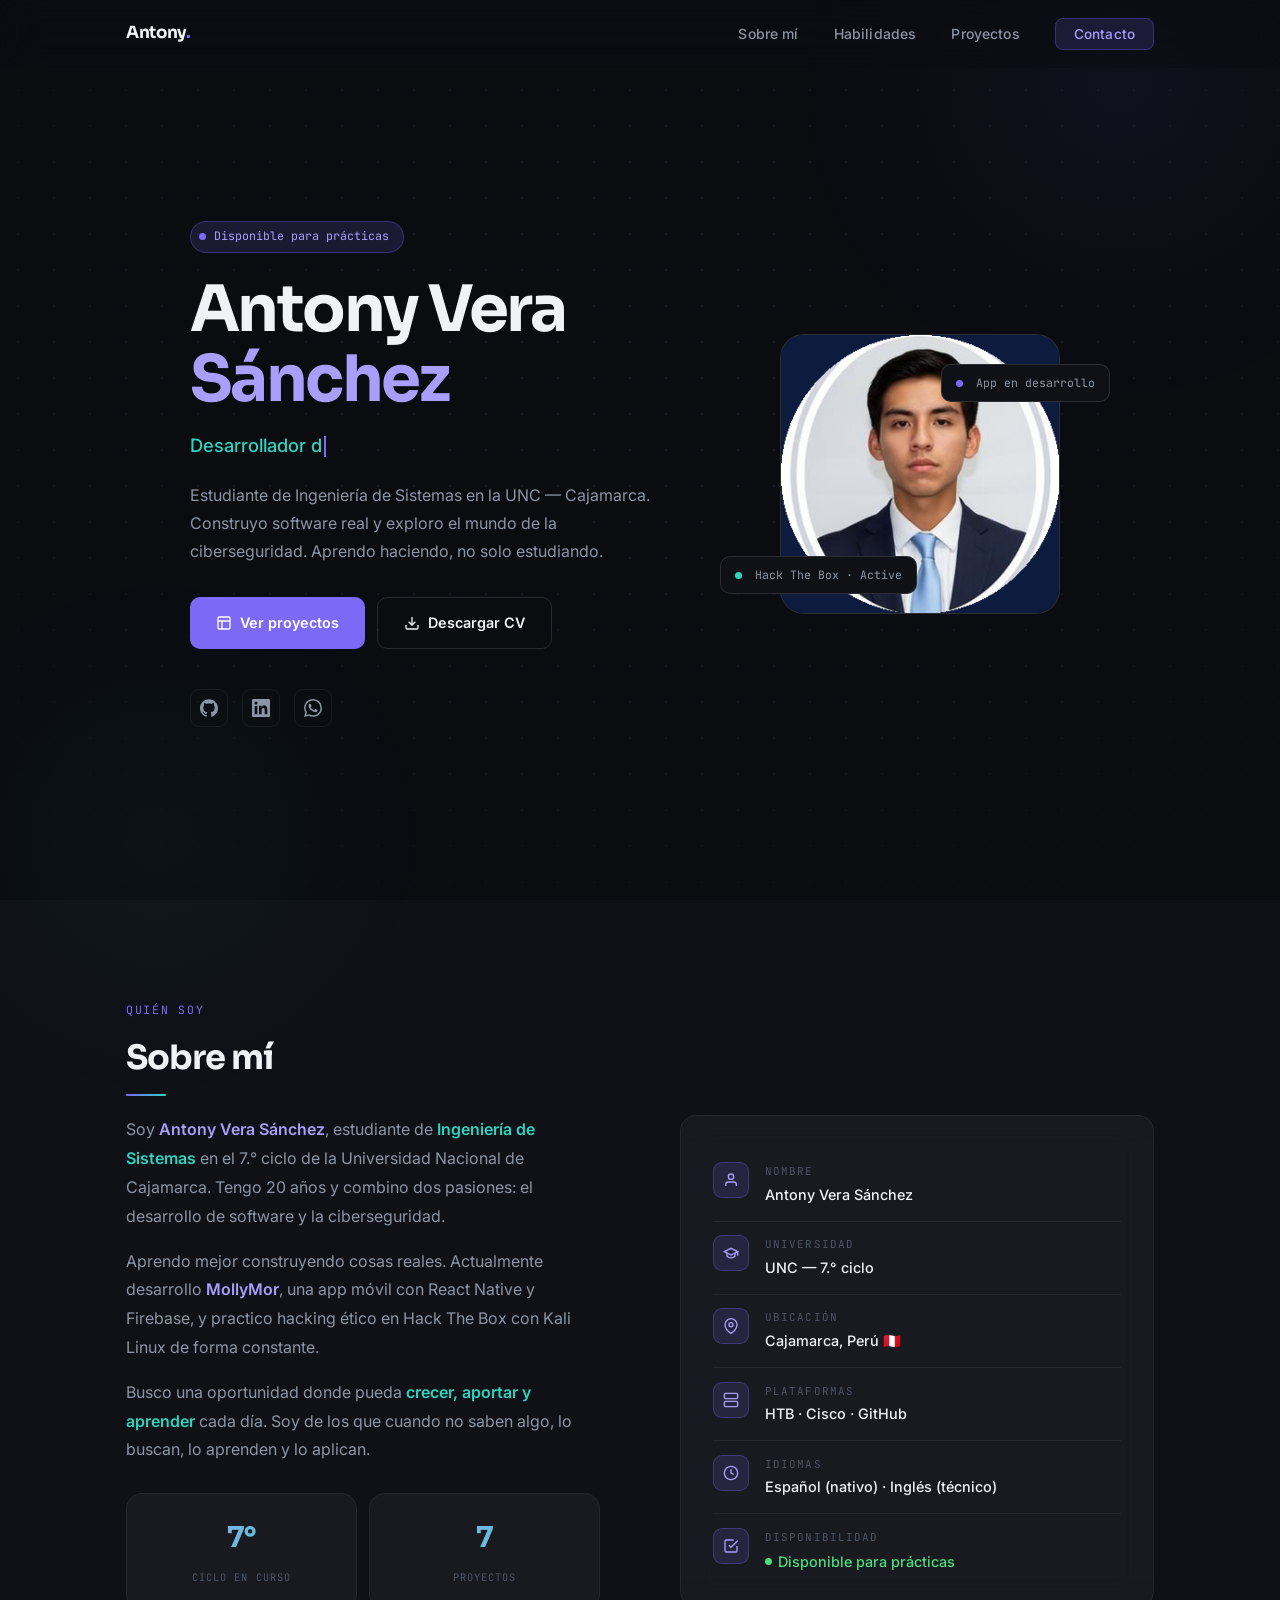
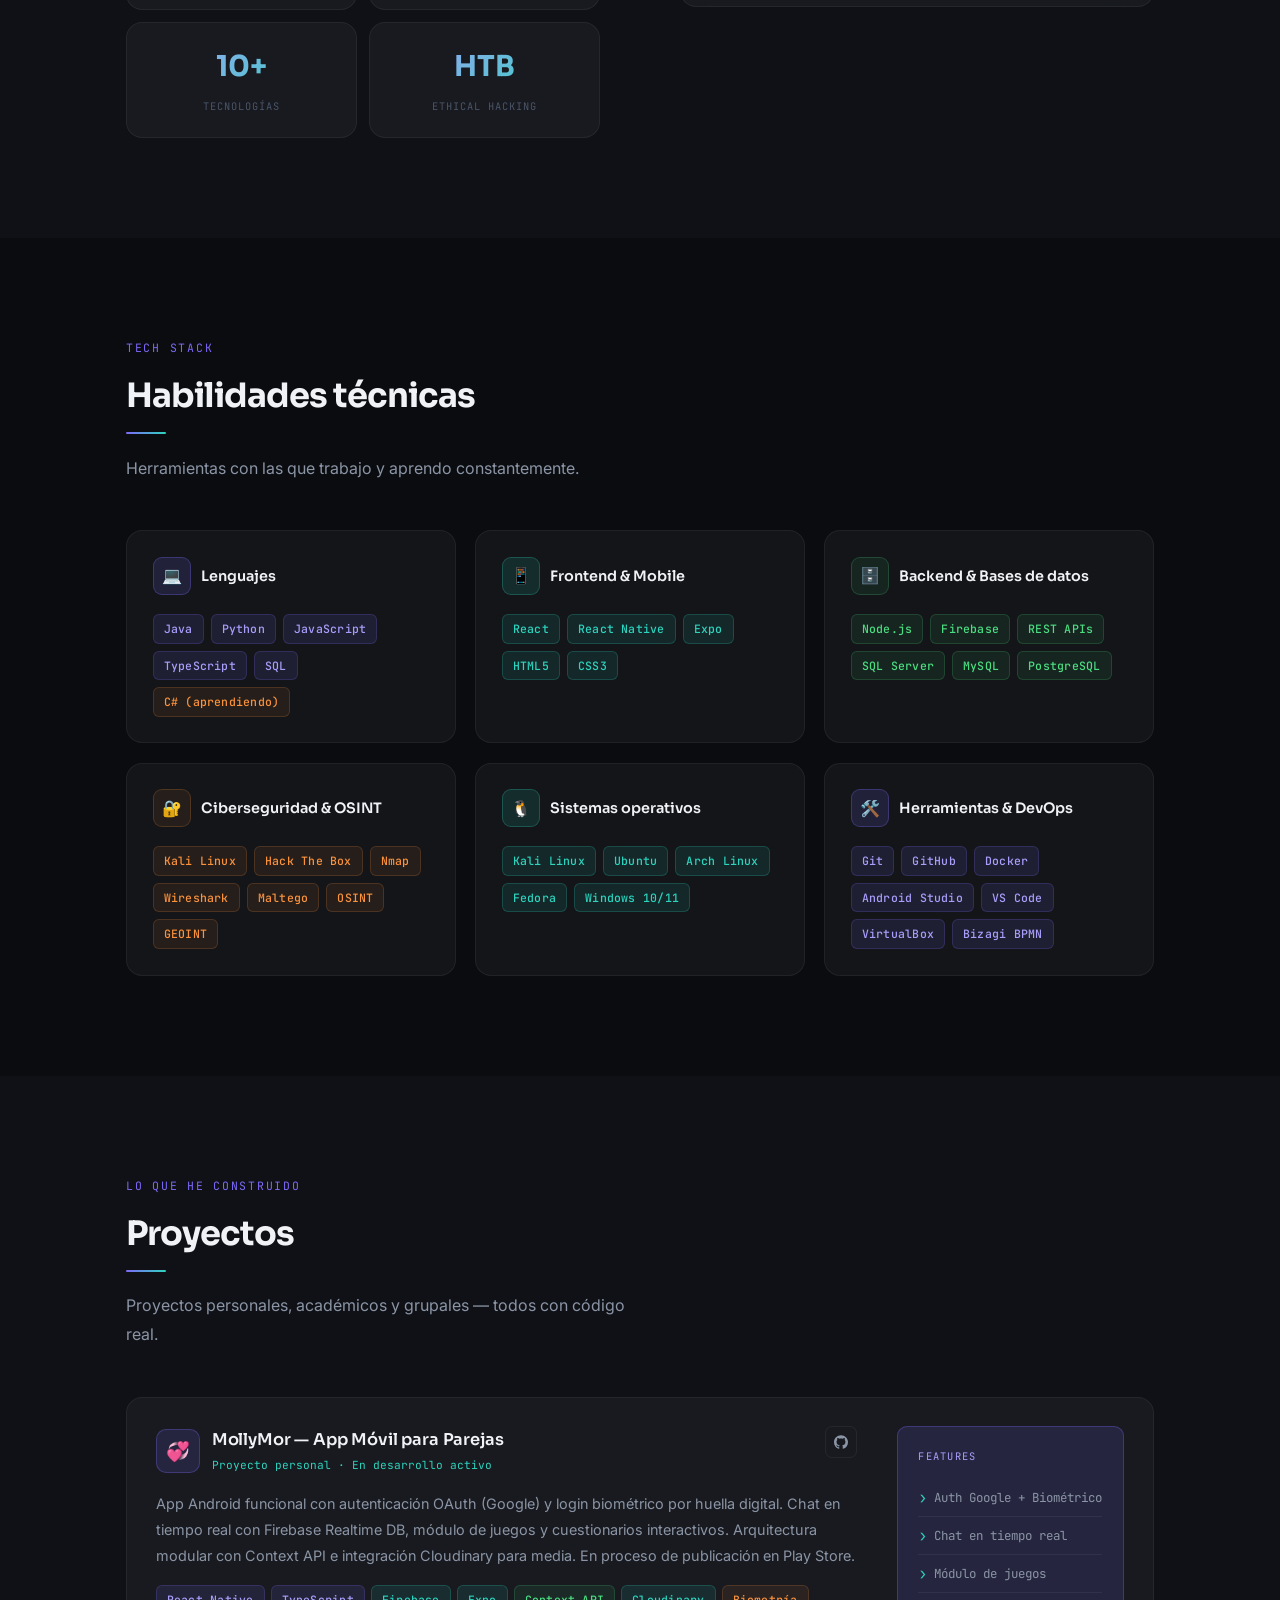
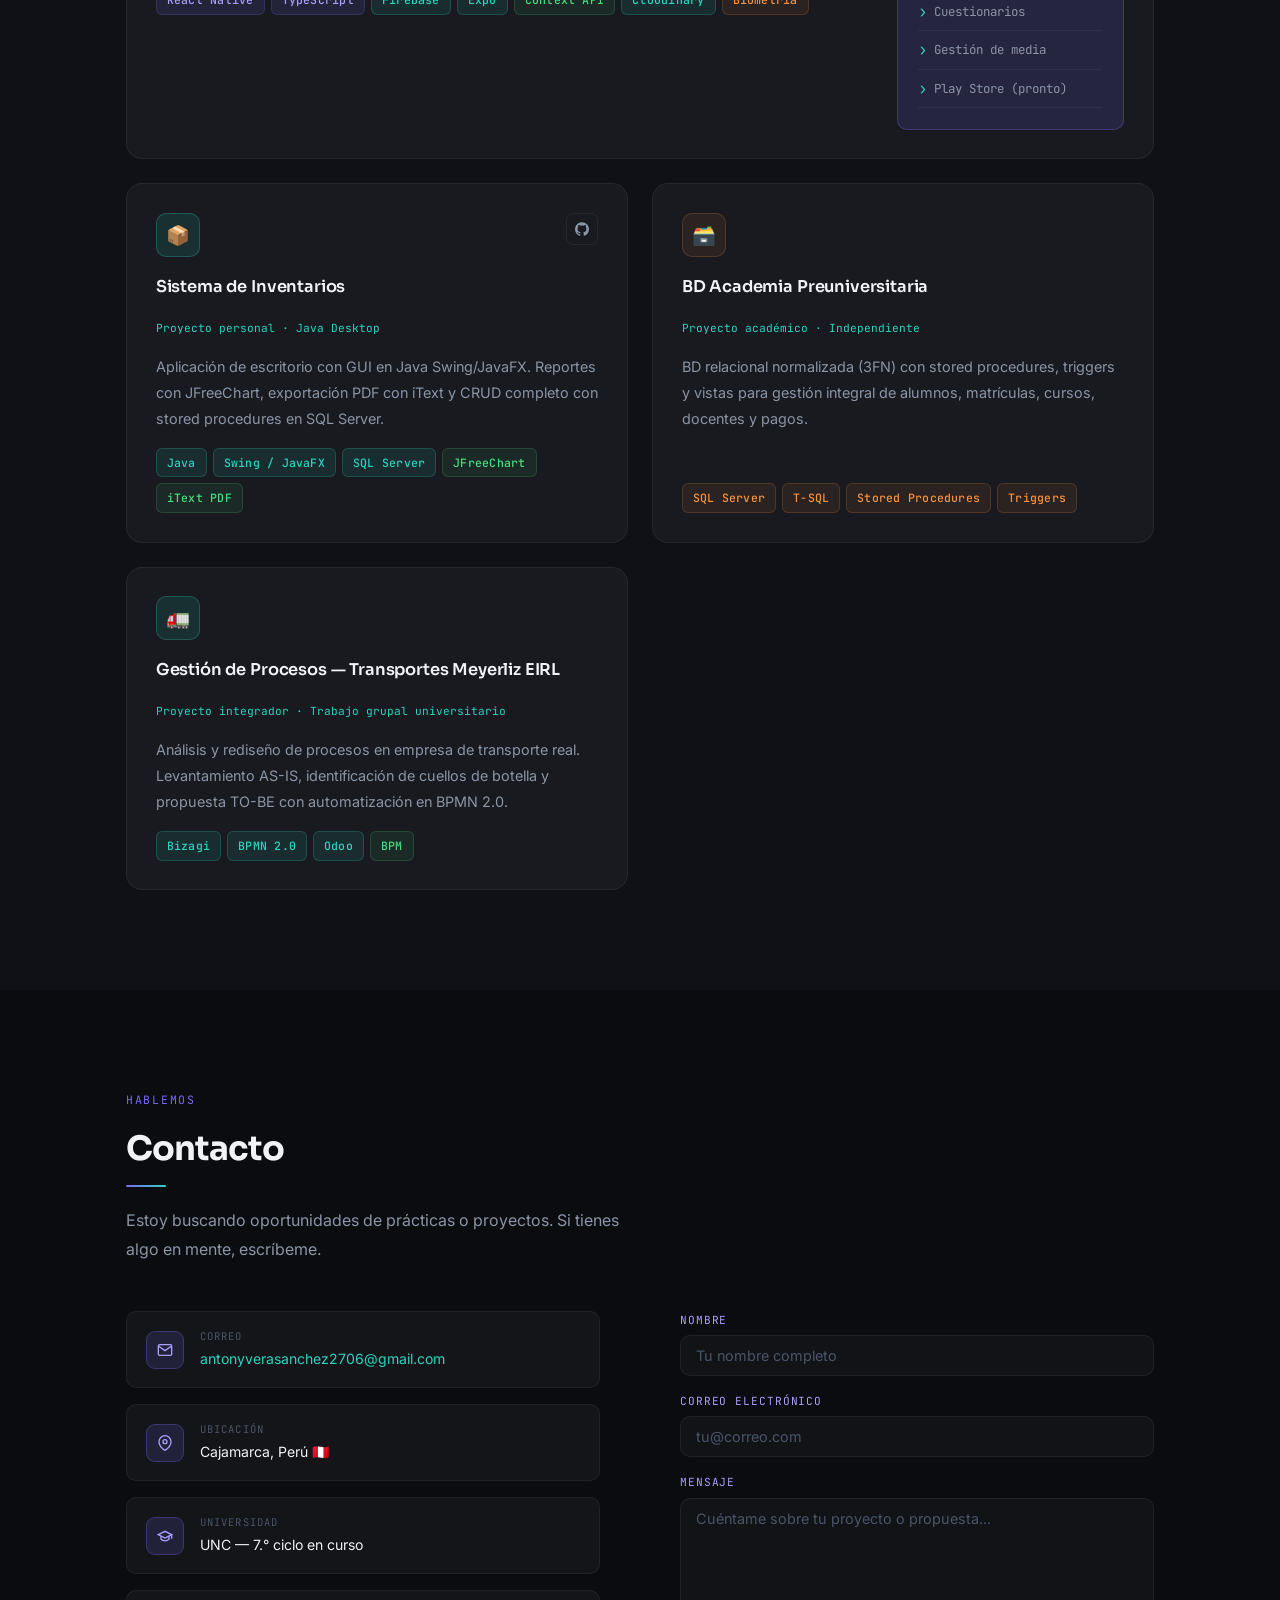
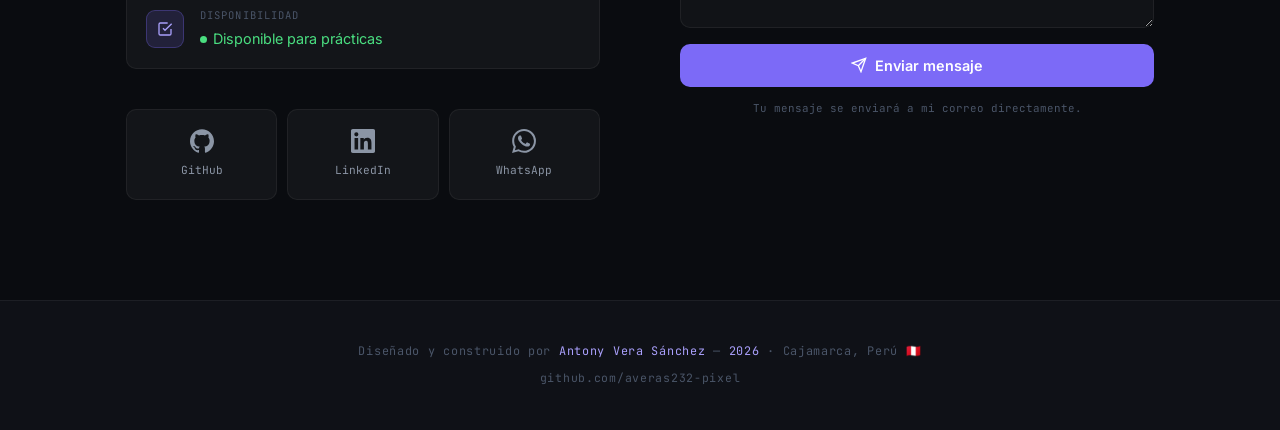
<file: portfolio-nuevo/index.html>
<!DOCTYPE html>
<html lang="es">
<head>
  <meta charset="UTF-8" />
  <meta name="viewport" content="width=device-width, initial-scale=1.0" />
  <meta name="description" content="Portfolio de Antony Vera Sánchez — Ingeniería de Sistemas, Desarrollo de Software y Ciberseguridad en Cajamarca, Perú." />
  <meta name="author" content="Antony Vera Sánchez" />
  <meta property="og:title" content="Antony Vera Sánchez — Portfolio" />
  <meta property="og:description" content="Ing. Sistemas · Dev · CyberSec · Cajamarca, Perú" />
  <meta property="og:type" content="website" />
  <title>Antony Vera Sánchez | Dev & CyberSec</title>
  <link rel="icon" href="data:image/svg+xml,<svg xmlns='http://www.w3.org/2000/svg' viewBox='0 0 100 100'><text y='.9em' font-size='90'>⚡</text></svg>" />
  <link rel="preconnect" href="https://fonts.googleapis.com" />
  <link rel="preconnect" href="https://fonts.gstatic.com" crossorigin />
  <link href="https://fonts.googleapis.com/css2?family=Sora:wght@300;400;600;700&family=Inter:wght@300;400;500;600&family=JetBrains+Mono:wght@400;500&display=swap" rel="stylesheet" />
  <style>
    /* ── TOKENS ── */
    :root {
      --bg:           #0a0c10;
      --bg-2:         #0f1117;
      --bg-card:      rgba(255,255,255,0.04);
      --bg-card-h:    rgba(255,255,255,0.07);
      --violet:       #7c6af7;
      --violet-light: #a99ffb;
      --violet-dim:   rgba(124,106,247,0.15);
      --violet-border:rgba(124,106,247,0.3);
      --teal:         #2dd4bf;
      --teal-dim:     rgba(45,212,191,0.12);
      --teal-border:  rgba(45,212,191,0.25);
      --text-1:       #f0f2f5;
      --text-2:       #8b95a5;
      --text-3:       #4a5568;
      --border:       rgba(255,255,255,0.06);
      --border-h:     rgba(255,255,255,0.12);
      --nav-h:        68px;
      --max-w:        1140px;
      --r:            10px;
      --r-lg:         16px;
      --t:            all 0.3s cubic-bezier(0.4,0,0.2,1);
      --font-head:    'Sora', sans-serif;
      --font-body:    'Inter', sans-serif;
      --font-mono:    'JetBrains Mono', monospace;
      --section-py:   100px;
    }

    /* ── RESET ── */
    *, *::before, *::after { box-sizing: border-box; margin: 0; padding: 0; }
    html { scroll-behavior: smooth; scroll-padding-top: var(--nav-h); font-size: 16px; }
    body {
      font-family: var(--font-body);
      background: var(--bg);
      color: var(--text-1);
      overflow-x: hidden;
      line-height: 1.7;
    }
    img { max-width: 100%; display: block; }
    a { color: var(--teal); text-decoration: none; transition: var(--t); }
    a:hover { color: var(--violet-light); }
    p { color: var(--text-2); line-height: 1.8; }

    /* ── SCROLLBAR ── */
    ::-webkit-scrollbar { width: 4px; }
    ::-webkit-scrollbar-track { background: var(--bg-2); }
    ::-webkit-scrollbar-thumb { background: var(--violet); border-radius: 4px; }
    ::selection { background: var(--violet-dim); color: var(--violet-light); }

    /* ── BACKGROUND AMBIENT ── */
    body::before {
      content: '';
      position: fixed;
      top: -30%;
      right: -15%;
      width: 55vw;
      height: 55vw;
      background: radial-gradient(circle, rgba(124,106,247,0.055) 0%, transparent 65%);
      pointer-events: none;
      z-index: 0;
    }
    body::after {
      content: '';
      position: fixed;
      bottom: -25%;
      left: -10%;
      width: 45vw;
      height: 45vw;
      background: radial-gradient(circle, rgba(45,212,191,0.04) 0%, transparent 65%);
      pointer-events: none;
      z-index: 0;
    }

    .container {
      max-width: var(--max-w);
      margin: 0 auto;
      padding: 0 clamp(20px, 5vw, 56px);
      position: relative;
      z-index: 1;
    }

    /* ── NAVBAR ── */
    .navbar {
      position: fixed;
      top: 0; left: 0; right: 0;
      height: var(--nav-h);
      z-index: 1000;
      display: flex;
      align-items: center;
      background: rgba(10,12,16,0.5);
      backdrop-filter: blur(20px);
      -webkit-backdrop-filter: blur(20px);
      border-bottom: 1px solid transparent;
      transition: var(--t);
    }
    .navbar.scrolled {
      background: rgba(10,12,16,0.88);
      border-bottom-color: var(--border);
    }
    .nav-inner {
      display: flex;
      align-items: center;
      justify-content: space-between;
      width: 100%;
      max-width: var(--max-w);
      margin: 0 auto;
      padding: 0 clamp(20px, 5vw, 56px);
    }
    .nav-logo {
      font-family: var(--font-head);
      font-weight: 700;
      font-size: 1.05rem;
      color: var(--text-1);
      letter-spacing: -0.02em;
    }
    .nav-logo span { color: var(--violet); }
    .nav-links { display: flex; gap: 2.2rem; list-style: none; }
    .nav-links a {
      font-size: 0.875rem;
      font-weight: 500;
      color: var(--text-2);
      letter-spacing: 0.01em;
      transition: color 0.25s;
    }
    .nav-links a:hover, .nav-links a.active { color: var(--text-1); }
    .nav-cta {
      padding: 7px 18px;
      border: 1px solid var(--violet-border);
      border-radius: 8px;
      color: var(--violet-light) !important;
      background: var(--violet-dim);
      font-size: 0.85rem !important;
    }
    .nav-cta:hover { background: rgba(124,106,247,0.25) !important; color: #fff !important; }
    .nav-toggle {
      display: none;
      flex-direction: column;
      gap: 5px;
      cursor: pointer;
      background: none;
      border: none;
      padding: 4px;
    }
    .nav-toggle span {
      display: block;
      width: 22px;
      height: 1.5px;
      background: var(--text-1);
      border-radius: 2px;
      transition: var(--t);
    }
    .nav-toggle.open span:nth-child(1) { transform: rotate(45deg) translate(4px,5px); }
    .nav-toggle.open span:nth-child(2) { opacity: 0; }
    .nav-toggle.open span:nth-child(3) { transform: rotate(-45deg) translate(4px,-5px); }

    /* ── BUTTONS ── */
    .btn {
      display: inline-flex;
      align-items: center;
      gap: 8px;
      padding: 13px 26px;
      border-radius: var(--r);
      font-family: var(--font-body);
      font-weight: 600;
      font-size: 0.9rem;
      cursor: pointer;
      transition: var(--t);
      border: none;
    }
    .btn-primary {
      background: var(--violet);
      color: #fff;
    }
    .btn-primary:hover { background: #6b5ae0; color: #fff; transform: translateY(-2px); }
    .btn-outline {
      background: transparent;
      border: 1px solid var(--border-h);
      color: var(--text-1);
    }
    .btn-outline:hover { border-color: var(--violet-border); color: var(--violet-light); background: var(--violet-dim); transform: translateY(-2px); }

    /* ── TAGS ── */
    .tag {
      display: inline-flex;
      align-items: center;
      padding: 4px 10px;
      border-radius: 6px;
      font-family: var(--font-mono);
      font-size: 0.72rem;
      font-weight: 500;
      letter-spacing: 0.02em;
    }
    .tag-v { background: rgba(124,106,247,0.12); color: var(--violet-light); border: 1px solid rgba(124,106,247,0.2); }
    .tag-t { background: rgba(45,212,191,0.1); color: var(--teal); border: 1px solid rgba(45,212,191,0.2); }
    .tag-g { background: rgba(74,222,128,0.08); color: #4ade80; border: 1px solid rgba(74,222,128,0.18); }
    .tag-o { background: rgba(251,146,60,0.08); color: #fb923c; border: 1px solid rgba(251,146,60,0.18); }

    /* ── SECTION HEADER ── */
    .section { padding: var(--section-py) 0; position: relative; }
    .section-label {
      font-family: var(--font-mono);
      font-size: 0.72rem;
      color: var(--violet);
      letter-spacing: 0.15em;
      text-transform: uppercase;
      margin-bottom: 0.6rem;
      display: block;
    }
    .section-title {
      font-family: var(--font-head);
      font-size: clamp(1.5rem, 3vw, 2.1rem);
      font-weight: 700;
      color: var(--text-1);
      letter-spacing: -0.03em;
      margin-bottom: 0.5rem;
    }
    .section-line {
      width: 40px;
      height: 2px;
      background: linear-gradient(90deg, var(--violet), var(--teal));
      border-radius: 2px;
      margin-bottom: 1.2rem;
    }
    .section-sub {
      color: var(--text-2);
      font-size: 1rem;
      max-width: 520px;
      margin-bottom: 3rem;
    }

    /* ── REVEAL ── */
    .reveal {
      opacity: 0;
      transform: translateY(32px);
      transition: opacity 0.7s cubic-bezier(0.16,1,0.3,1),
                  transform 0.7s cubic-bezier(0.16,1,0.3,1);
    }
    .reveal.visible { opacity: 1; transform: translateY(0); }
    .reveal-left { opacity: 0; transform: translateX(-40px); transition: opacity 0.7s cubic-bezier(0.16,1,0.3,1), transform 0.7s cubic-bezier(0.16,1,0.3,1); }
    .reveal-left.visible { opacity: 1; transform: translateX(0); }
    .reveal-right { opacity: 0; transform: translateX(40px); transition: opacity 0.7s cubic-bezier(0.16,1,0.3,1), transform 0.7s cubic-bezier(0.16,1,0.3,1); }
    .reveal-right.visible { opacity: 1; transform: translateX(0); }
    .d1 { transition-delay: 0.08s; }
    .d2 { transition-delay: 0.16s; }
    .d3 { transition-delay: 0.24s; }
    .d4 { transition-delay: 0.32s; }

    /* ── HERO ── */
    #hero {
      min-height: 100vh;
      display: flex;
      align-items: center;
      position: relative;
      overflow: hidden;
    }
    /* Subtle dot grid */
    #hero::before {
      content: '';
      position: absolute;
      inset: 0;
      background-image: radial-gradient(rgba(124,106,247,0.12) 1px, transparent 1px);
      background-size: 36px 36px;
      mask-image: radial-gradient(ellipse 80% 80% at 50% 40%, black 30%, transparent 100%);
      -webkit-mask-image: radial-gradient(ellipse 80% 80% at 50% 40%, black 30%, transparent 100%);
      pointer-events: none;
      z-index: 0;
    }
    .hero-wrap {
      display: grid;
      grid-template-columns: 1fr 340px;
      gap: 5rem;
      align-items: center;
      padding: calc(var(--nav-h) + 40px) 0 60px;
    }
    .hero-eyebrow {
      display: inline-flex;
      align-items: center;
      gap: 8px;
      padding: 5px 14px 5px 8px;
      background: var(--violet-dim);
      border: 1px solid var(--violet-border);
      border-radius: 100px;
      font-family: var(--font-mono);
      font-size: 0.73rem;
      color: var(--violet-light);
      margin-bottom: 1.4rem;
      width: fit-content;
    }
    .hero-eyebrow-dot {
      width: 7px; height: 7px;
      background: var(--violet);
      border-radius: 50%;
      animation: pulse-dot 2s ease-in-out infinite;
    }
    @keyframes pulse-dot {
      0%, 100% { opacity: 1; transform: scale(1); }
      50% { opacity: 0.5; transform: scale(0.8); }
    }
    .hero-name {
      font-family: var(--font-head);
      font-size: clamp(2.5rem, 5.5vw, 4rem);
      font-weight: 700;
      color: var(--text-1);
      letter-spacing: -0.04em;
      line-height: 1.1;
      margin-bottom: 0.8rem;
    }
    .hero-name .accent { color: var(--violet-light); }
    .hero-role {
      font-size: 1.15rem;
      font-weight: 500;
      color: var(--text-2);
      margin-bottom: 1.2rem;
      min-height: 1.8em;
      font-family: var(--font-body);
    }
    .hero-role #tw { color: var(--teal); }
    .tw-cursor {
      display: inline-block;
      width: 2px;
      height: 1.1em;
      background: var(--violet);
      margin-left: 2px;
      vertical-align: middle;
      animation: blink 1s step-end infinite;
    }
    @keyframes blink { 0%,100%{opacity:1} 50%{opacity:0} }
    .hero-desc {
      font-size: 1rem;
      color: var(--text-2);
      max-width: 480px;
      line-height: 1.75;
      margin-bottom: 2rem;
    }
    .hero-btns {
      display: flex;
      gap: 12px;
      flex-wrap: wrap;
      margin-bottom: 2.5rem;
    }
    .hero-social { display: flex; gap: 14px; align-items: center; }
    .hero-social a {
      display: flex;
      align-items: center;
      justify-content: center;
      width: 38px;
      height: 38px;
      border-radius: 9px;
      border: 1px solid var(--border);
      color: var(--text-2);
      transition: var(--t);
    }
    .hero-social a:hover { border-color: var(--violet-border); color: var(--violet-light); background: var(--violet-dim); }
    .hero-social a svg { width: 18px; height: 18px; }

    /* Photo side */
    .hero-photo-col {
      display: flex;
      justify-content: center;
      align-items: center;
      position: relative;
    }
    .hero-photo-frame {
      width: 280px;
      height: 280px;
      border-radius: 24px;
      overflow: hidden;
      border: 1px solid var(--border-h);
      position: relative;
      background: var(--bg-2);
    }
    .hero-photo-frame::before {
      content: '';
      position: absolute;
      inset: -1px;
      border-radius: 25px;
      background: linear-gradient(135deg, var(--violet-border), transparent 50%, var(--teal-border));
      z-index: -1;
    }
    .hero-photo-frame img {
      width: 100%;
      height: 100%;
      object-fit: cover;
      object-position: center top;
    }
    /* Floating badges */
    .hero-badge {
      position: absolute;
      padding: 8px 14px;
      background: var(--bg-2);
      border: 1px solid var(--border-h);
      border-radius: 10px;
      font-family: var(--font-mono);
      font-size: 0.72rem;
      color: var(--text-2);
      backdrop-filter: blur(16px);
      white-space: nowrap;
    }
    .hero-badge.b1 { bottom: 20px; left: -30px; animation: float-b 4s ease-in-out infinite; }
    .hero-badge.b2 { top: 30px; right: -20px; animation: float-b 5s ease-in-out infinite 1.5s; }
    .hero-badge .dot { display: inline-block; width: 7px; height: 7px; border-radius: 50%; margin-right: 6px; }
    .dot-v { background: var(--violet); }
    .dot-t { background: var(--teal); }
    @keyframes float-b {
      0%,100% { transform: translateY(0); }
      50% { transform: translateY(-8px); }
    }

    /* ── SOBRE MÍ ── */
    #sobre-mi { background: var(--bg-2); }
    .sobre-grid {
      display: grid;
      grid-template-columns: 1fr 1fr;
      gap: 5rem;
      align-items: start;
    }
    .sobre-text p { margin-bottom: 1rem; }
    .sobre-text p:last-of-type { margin-bottom: 1.8rem; }
    .hl-v { color: var(--violet-light); font-weight: 600; }
    .hl-t { color: var(--teal); font-weight: 600; }
    .sobre-stats {
      display: grid;
      grid-template-columns: 1fr 1fr;
      gap: 12px;
      margin-top: 0.5rem;
    }
    .stat-card {
      padding: 1.2rem 1rem;
      background: var(--bg-card);
      border: 1px solid var(--border);
      border-radius: var(--r-lg);
      text-align: center;
      transition: var(--t);
    }
    .stat-card:hover { border-color: var(--violet-border); background: var(--bg-card-h); }
    .stat-num {
      font-family: var(--font-head);
      font-size: 1.8rem;
      font-weight: 700;
      background: linear-gradient(135deg, var(--violet-light), var(--teal));
      -webkit-background-clip: text;
      -webkit-text-fill-color: transparent;
      background-clip: text;
      display: block;
    }
    .stat-lbl {
      font-family: var(--font-mono);
      font-size: 0.65rem;
      color: var(--text-3);
      letter-spacing: 0.1em;
      margin-top: 4px;
      text-transform: uppercase;
    }

    /* Info card — lado derecho */
    .sobre-info-card {
      background: var(--bg-card);
      border: 1px solid var(--border);
      border-radius: var(--r-lg);
      padding: 2rem;
      backdrop-filter: blur(16px);
    }
    .info-row {
      display: flex;
      gap: 1rem;
      align-items: flex-start;
      padding: 0.85rem 0;
      border-bottom: 1px solid var(--border);
    }
    .info-row:last-child { border-bottom: none; padding-bottom: 0; }
    .info-icon {
      width: 36px;
      height: 36px;
      border-radius: 9px;
      background: var(--violet-dim);
      border: 1px solid var(--violet-border);
      display: flex;
      align-items: center;
      justify-content: center;
      flex-shrink: 0;
      color: var(--violet-light);
    }
    .info-icon svg { width: 16px; height: 16px; }
    .info-key { font-family: var(--font-mono); font-size: 0.68rem; color: var(--text-3); letter-spacing: 0.1em; text-transform: uppercase; margin-bottom: 2px; }
    .info-val { font-size: 0.9rem; color: var(--text-1); font-weight: 500; }
    .avail-dot {
      display: inline-flex;
      align-items: center;
      gap: 6px;
      color: #4ade80;
      font-size: 0.9rem;
    }
    .avail-dot::before {
      content: '';
      width: 7px;
      height: 7px;
      background: #4ade80;
      border-radius: 50%;
      animation: pulse-dot 2s ease-in-out infinite;
    }

    /* ── HABILIDADES ── */
    #habilidades { background: var(--bg); }
    .skills-grid {
      display: grid;
      grid-template-columns: repeat(auto-fit, minmax(300px, 1fr));
      gap: 1.2rem;
    }
    .skill-cat {
      padding: 1.6rem;
      background: var(--bg-card);
      border: 1px solid var(--border);
      border-radius: var(--r-lg);
      transition: border-color 0.3s;
    }
    .skill-cat:hover { border-color: var(--border-h); }
    .skill-cat-head {
      display: flex;
      align-items: center;
      gap: 10px;
      margin-bottom: 1.2rem;
    }
    .skill-cat-icon {
      width: 38px;
      height: 38px;
      border-radius: 9px;
      display: flex;
      align-items: center;
      justify-content: center;
      font-size: 1rem;
      flex-shrink: 0;
    }
    .sci-v { background: var(--violet-dim); border: 1px solid var(--violet-border); }
    .sci-t { background: var(--teal-dim); border: 1px solid var(--teal-border); }
    .sci-g { background: rgba(74,222,128,0.08); border: 1px solid rgba(74,222,128,0.2); }
    .sci-o { background: rgba(251,146,60,0.08); border: 1px solid rgba(251,146,60,0.2); }
    .skill-cat-name {
      font-family: var(--font-head);
      font-size: 0.9rem;
      font-weight: 600;
      color: var(--text-1);
    }
    .skill-tags { display: flex; flex-wrap: wrap; gap: 7px; }

    /* ── PROYECTOS ── */
    #proyectos { background: var(--bg-2); }
    .projects-grid {
      display: grid;
      grid-template-columns: repeat(auto-fit, minmax(340px, 1fr));
      gap: 1.5rem;
    }
    .proj-card {
      background: var(--bg-card);
      border: 1px solid var(--border);
      border-radius: var(--r-lg);
      padding: 1.8rem;
      display: flex;
      flex-direction: column;
      gap: 1rem;
      transition: var(--t);
      position: relative;
      overflow: hidden;
    }
    .proj-card::before {
      content: '';
      position: absolute;
      top: 0; left: 0; right: 0;
      height: 2px;
      background: linear-gradient(90deg, var(--violet), var(--teal));
      transform: scaleX(0);
      transform-origin: left;
      transition: transform 0.45s cubic-bezier(0.16,1,0.3,1);
    }
    .proj-card:hover { border-color: var(--border-h); background: var(--bg-card-h); transform: translateY(-4px); }
    .proj-card:hover::before { transform: scaleX(1); }
    .proj-card.featured {
      grid-column: 1 / -1;
      display: grid;
      grid-template-columns: 1fr auto;
      gap: 2.5rem;
      align-items: start;
    }
    .proj-head { display: flex; justify-content: space-between; align-items: flex-start; }
    .proj-icon {
      width: 44px;
      height: 44px;
      border-radius: 10px;
      background: var(--violet-dim);
      border: 1px solid var(--violet-border);
      display: flex;
      align-items: center;
      justify-content: center;
      font-size: 1.2rem;
    }
    .proj-gh {
      width: 32px; height: 32px;
      border-radius: 7px;
      border: 1px solid var(--border);
      display: flex;
      align-items: center;
      justify-content: center;
      color: var(--text-2);
      transition: var(--t);
    }
    .proj-gh:hover { border-color: var(--violet-border); color: var(--violet-light); background: var(--violet-dim); }
    .proj-gh svg { width: 14px; height: 14px; }
    .proj-title {
      font-family: var(--font-head);
      font-size: 1.02rem;
      font-weight: 600;
      color: var(--text-1);
      letter-spacing: -0.01em;
    }
    .proj-ctx {
      font-family: var(--font-mono);
      font-size: 0.7rem;
      color: var(--teal);
      margin-top: 2px;
    }
    .proj-desc { font-size: 0.9rem; color: var(--text-2); flex: 1; }
    .proj-stack { display: flex; flex-wrap: wrap; gap: 6px; margin-top: auto; }
    .proj-aside {
      background: var(--violet-dim);
      border: 1px solid var(--violet-border);
      border-radius: var(--r);
      padding: 1.3rem;
      min-width: 190px;
      font-family: var(--font-mono);
    }
    .aside-title {
      font-size: 0.65rem;
      color: var(--violet-light);
      letter-spacing: 0.12em;
      text-transform: uppercase;
      margin-bottom: 0.8rem;
    }
    .aside-list { list-style: none; }
    .aside-list li {
      font-size: 0.78rem;
      color: var(--text-2);
      padding: 5px 0;
      border-bottom: 1px solid rgba(255,255,255,0.05);
      display: flex;
      align-items: center;
      gap: 6px;
    }
    .aside-list li::before { content: '›'; color: var(--teal); font-size: 1rem; }

    /* ── CONTACTO ── */
    #contacto { background: var(--bg); }
    .contact-grid {
      display: grid;
      grid-template-columns: 1fr 1fr;
      gap: 5rem;
      align-items: start;
    }
    .contact-items { display: flex; flex-direction: column; gap: 1rem; }
    .contact-item {
      display: flex;
      align-items: center;
      gap: 1rem;
      padding: 1rem 1.2rem;
      background: var(--bg-card);
      border: 1px solid var(--border);
      border-radius: var(--r);
      transition: var(--t);
    }
    .contact-item:hover { border-color: var(--border-h); background: var(--bg-card-h); }
    .ci-icon {
      width: 38px; height: 38px;
      border-radius: 9px;
      background: var(--violet-dim);
      border: 1px solid var(--violet-border);
      display: flex;
      align-items: center;
      justify-content: center;
      color: var(--violet-light);
      flex-shrink: 0;
    }
    .ci-icon svg { width: 16px; height: 16px; }
    .ci-key { font-family: var(--font-mono); font-size: 0.66rem; color: var(--text-3); letter-spacing: 0.1em; text-transform: uppercase; margin-bottom: 1px; }
    .ci-val { font-size: 0.88rem; color: var(--text-1); }
    .social-row { display: grid; grid-template-columns: repeat(3,1fr); gap: 10px; margin-top: 1.5rem; }
    .soc-card {
      display: flex;
      flex-direction: column;
      align-items: center;
      gap: 8px;
      padding: 1.2rem 0.8rem;
      background: var(--bg-card);
      border: 1px solid var(--border);
      border-radius: var(--r);
      transition: var(--t);
      font-family: var(--font-mono);
      font-size: 0.7rem;
      color: var(--text-2);
    }
    .soc-card svg { width: 24px; height: 24px; }
    .soc-card:hover { background: var(--bg-card-h); color: var(--text-1); }
    .soc-gh:hover  { border-color: rgba(255,255,255,0.2); }
    .soc-li:hover  { border-color: rgba(10,102,194,0.5); color: #5eaef8; }
    .soc-wa:hover  { border-color: rgba(37,211,102,0.4); color: #4ade80; }

    /* Formulario */
    .contact-form { display: flex; flex-direction: column; gap: 1rem; }
    .form-group { display: flex; flex-direction: column; gap: 5px; }
    .form-group label {
      font-family: var(--font-mono);
      font-size: 0.7rem;
      color: var(--violet-light);
      letter-spacing: 0.08em;
      text-transform: uppercase;
    }
    .form-group input,
    .form-group textarea {
      background: rgba(255,255,255,0.03);
      border: 1px solid var(--border);
      border-radius: var(--r);
      padding: 11px 15px;
      font-family: var(--font-body);
      font-size: 0.9rem;
      color: var(--text-1);
      outline: none;
      transition: var(--t);
      resize: vertical;
    }
    .form-group input:focus,
    .form-group textarea:focus {
      border-color: var(--violet);
      box-shadow: 0 0 0 3px var(--violet-dim);
    }
    .form-group input::placeholder,
    .form-group textarea::placeholder { color: var(--text-3); }
    .form-group textarea { min-height: 130px; }
    .form-note {
      font-family: var(--font-mono);
      font-size: 0.68rem;
      color: var(--text-3);
      text-align: center;
      margin-top: -4px;
    }
    .form-status {
      font-family: var(--font-mono);
      font-size: 0.78rem;
      padding: 10px 14px;
      border-radius: var(--r);
      display: none;
    }
    .form-status.ok  { display: block; color: #4ade80; background: rgba(74,222,128,0.06); border: 1px solid rgba(74,222,128,0.2); }
    .form-status.err { display: block; color: #fb923c; background: rgba(251,146,60,0.06); border: 1px solid rgba(251,146,60,0.2); }

    /* ── FOOTER ── */
    footer {
      background: var(--bg-2);
      border-top: 1px solid var(--border);
      padding: 2.5rem 0;
      text-align: center;
    }
    footer p {
      font-family: var(--font-mono);
      font-size: 0.74rem;
      color: var(--text-3);
      letter-spacing: 0.06em;
    }
    footer span { color: var(--violet-light); }

    /* ── BACK TO TOP ── */
    #back-top {
      position: fixed;
      bottom: 28px; right: 28px;
      z-index: 500;
      width: 42px; height: 42px;
      border-radius: 50%;
      background: var(--violet-dim);
      border: 1px solid var(--violet-border);
      color: var(--violet-light);
      font-size: 1rem;
      cursor: pointer;
      transition: var(--t);
      opacity: 0;
      pointer-events: none;
      display: flex;
      align-items: center;
      justify-content: center;
    }
    #back-top.show { opacity: 1; pointer-events: auto; }
    #back-top:hover { background: rgba(124,106,247,0.25); transform: translateY(-3px); }

    /* ── RESPONSIVE ── */
    @media (max-width: 920px) {
      .hero-wrap { grid-template-columns: 1fr; text-align: center; gap: 3rem; }
      .hero-photo-col { order: -1; }
      .hero-photo-frame { width: 200px; height: 200px; }
      .hero-btns, .hero-social { justify-content: center; }
      .hero-eyebrow { margin: 0 auto 1.4rem; }
      .hero-desc { margin-left: auto; margin-right: auto; }
      .sobre-grid { grid-template-columns: 1fr; gap: 3rem; }
      .contact-grid { grid-template-columns: 1fr; gap: 3rem; }
      .proj-card.featured { grid-template-columns: 1fr; }
      .nav-links { display: none; }
      .nav-toggle { display: flex; }
    }
    @media (max-width: 920px) {
      .nav-links.open {
        display: flex;
        flex-direction: column;
        position: fixed;
        top: var(--nav-h); left: 0; right: 0;
        background: rgba(10,12,16,0.97);
        backdrop-filter: blur(20px);
        padding: 2rem;
        gap: 1.5rem;
        border-bottom: 1px solid var(--border);
        z-index: 999;
      }
    }
    @media (max-width: 600px) {
      :root { --section-py: 70px; }
      .hero-photo-frame { width: 170px; height: 170px; }
      .hero-badge { display: none; }
      .skills-grid, .projects-grid { grid-template-columns: 1fr; }
      .sobre-stats { grid-template-columns: 1fr 1fr; }
      .social-row { grid-template-columns: 1fr 1fr 1fr; }
      .proj-card.featured { grid-template-columns: 1fr; }
    }
    @media (prefers-reduced-motion: reduce) {
      *, *::before, *::after { animation-duration: 0.01ms !important; transition-duration: 0.01ms !important; }
    }
  </style>
</head>
<body>

  <!-- NAVBAR -->
  <nav class="navbar" role="navigation" aria-label="Navegación principal">
    <div class="nav-inner">
      <a href="#hero" class="nav-logo">Antony<span>.</span></a>
      <ul class="nav-links" role="list">
        <li><a href="#sobre-mi">Sobre mí</a></li>
        <li><a href="#habilidades">Habilidades</a></li>
        <li><a href="#proyectos">Proyectos</a></li>
        <li><a href="#contacto" class="nav-cta">Contacto</a></li>
      </ul>
      <button class="nav-toggle" aria-label="Abrir menú" aria-expanded="false">
        <span></span><span></span><span></span>
      </button>
    </div>
  </nav>

  <!-- HERO -->
  <section id="hero" aria-label="Presentación">
    <div class="container">
      <div class="hero-wrap">
        <div class="hero-content">
          <div class="hero-eyebrow reveal">
            <span class="hero-eyebrow-dot"></span>
            Disponible para prácticas
          </div>
          <h1 class="hero-name reveal d1">
            Antony Vera<br><span class="accent">Sánchez</span>
          </h1>
          <p class="hero-role reveal d2">
            <span id="tw"></span><span class="tw-cursor" aria-hidden="true"></span>
          </p>
          <p class="hero-desc reveal d2">
            Estudiante de Ingeniería de Sistemas en la UNC — Cajamarca. Construyo
            software real y exploro el mundo de la ciberseguridad. Aprendo haciendo,
            no solo estudiando.
          </p>
          <div class="hero-btns reveal d3">
            <a href="#proyectos" class="btn btn-primary">
              <svg width="16" height="16" viewBox="0 0 24 24" fill="none" stroke="currentColor" stroke-width="2"><rect x="3" y="3" width="18" height="18" rx="2"/><path d="M3 9h18M9 21V9"/></svg>
              Ver proyectos
            </a>
            <a href="assets/cv/CV_Antony_Vera.pdf" download class="btn btn-outline">
              <svg width="16" height="16" viewBox="0 0 24 24" fill="none" stroke="currentColor" stroke-width="2"><path d="M21 15v4a2 2 0 0 1-2 2H5a2 2 0 0 1-2-2v-4"/><polyline points="7 10 12 15 17 10"/><line x1="12" y1="15" x2="12" y2="3"/></svg>
              Descargar CV
            </a>
          </div>
          <div class="hero-social reveal d4">
            <a href="https://github.com/averas232-pixel" target="_blank" rel="noopener noreferrer" aria-label="GitHub">
              <svg viewBox="0 0 24 24" fill="currentColor"><path d="M12 .297c-6.63 0-12 5.373-12 12 0 5.303 3.438 9.8 8.205 11.385.6.113.82-.258.82-.577 0-.285-.01-1.04-.015-2.04-3.338.724-4.042-1.61-4.042-1.61C4.422 18.07 3.633 17.7 3.633 17.7c-1.087-.744.084-.729.084-.729 1.205.084 1.838 1.236 1.838 1.236 1.07 1.835 2.809 1.305 3.495.998.108-.776.417-1.305.76-1.605-2.665-.3-5.466-1.332-5.466-5.93 0-1.31.465-2.38 1.235-3.22-.135-.303-.54-1.523.105-3.176 0 0 1.005-.322 3.3 1.23.96-.267 1.98-.399 3-.405 1.02.006 2.04.138 3 .405 2.28-1.552 3.285-1.23 3.285-1.23.645 1.653.24 2.873.12 3.176.765.84 1.23 1.91 1.23 3.22 0 4.61-2.805 5.625-5.475 5.92.42.36.81 1.096.81 2.22 0 1.606-.015 2.896-.015 3.286 0 .315.21.69.825.57C20.565 22.092 24 17.592 24 12.297c0-6.627-5.373-12-12-12"/></svg>
            </a>
            <a href="https://www.linkedin.com/in/antony-vera-sanchez-6540b4368" target="_blank" rel="noopener noreferrer" aria-label="LinkedIn">
              <svg viewBox="0 0 24 24" fill="currentColor"><path d="M20.447 20.452h-3.554v-5.569c0-1.328-.027-3.037-1.852-3.037-1.853 0-2.136 1.445-2.136 2.939v5.667H9.351V9h3.414v1.561h.046c.477-.9 1.637-1.85 3.37-1.85 3.601 0 4.267 2.37 4.267 5.455v6.286zM5.337 7.433a2.062 2.062 0 0 1-2.063-2.065 2.064 2.064 0 1 1 2.063 2.065zm1.782 13.019H3.555V9h3.564v11.452zM22.225 0H1.771C.792 0 0 .774 0 1.729v20.542C0 23.227.792 24 1.771 24h20.451C23.2 24 24 23.227 24 22.271V1.729C24 .774 23.2 0 22.222 0h.003z"/></svg>
            </a>
            <a href="https://wa.me/51972458920?text=Hola%20Antony%2C%20vi%20tu%20portfolio" target="_blank" rel="noopener noreferrer" aria-label="WhatsApp">
              <svg viewBox="0 0 24 24" fill="currentColor"><path d="M17.472 14.382c-.297-.149-1.758-.867-2.03-.967-.273-.099-.471-.148-.67.15-.197.297-.767.966-.94 1.164-.173.199-.347.223-.644.075-.297-.15-1.255-.463-2.39-1.475-.883-.788-1.48-1.761-1.653-2.059-.173-.297-.018-.458.13-.606.134-.133.298-.347.446-.52.149-.174.198-.298.298-.497.099-.198.05-.371-.025-.52-.075-.149-.669-1.612-.916-2.207-.242-.579-.487-.5-.669-.51-.173-.008-.371-.01-.57-.01-.198 0-.52.074-.792.372-.272.297-1.04 1.016-1.04 2.479 0 1.462 1.065 2.875 1.213 3.074.149.198 2.096 3.2 5.077 4.487.709.306 1.262.489 1.694.625.712.227 1.36.195 1.871.118.571-.085 1.758-.719 2.006-1.413.248-.694.248-1.289.173-1.413-.074-.124-.272-.198-.57-.347m-5.421 7.403h-.004a9.87 9.87 0 0 1-5.031-1.378l-.361-.214-3.741.982.998-3.648-.235-.374a9.86 9.86 0 0 1-1.51-5.26c.001-5.45 4.436-9.884 9.888-9.884 2.64 0 5.122 1.03 6.988 2.898a9.825 9.825 0 0 1 2.893 6.994c-.003 5.45-4.437 9.884-9.885 9.884m8.413-18.297A11.815 11.815 0 0 0 12.05 0C5.495 0 .16 5.335.157 11.892c0 2.096.547 4.142 1.588 5.945L.057 24l6.305-1.654a11.882 11.882 0 0 0 5.683 1.448h.005c6.554 0 11.89-5.335 11.893-11.893a11.821 11.821 0 0 0-3.48-8.413Z"/></svg>
            </a>
          </div>
        </div>

        <div class="hero-photo-col">
          <div class="hero-photo-frame">
            <img src="assets/img/antony.png" alt="Foto de Antony Vera Sánchez" loading="eager" />
          </div>
          <div class="hero-badge b1">
            <span class="dot dot-t"></span> Hack The Box · Active
          </div>
          <div class="hero-badge b2">
            <span class="dot dot-v"></span> App en desarrollo
          </div>
        </div>
      </div>
    </div>
  </section>

  <!-- SOBRE MÍ -->
  <section id="sobre-mi" class="section" aria-label="Sobre mí">
    <div class="container">
      <span class="section-label reveal">Quién soy</span>
      <h2 class="section-title reveal d1">Sobre mí</h2>
      <div class="section-line reveal d2"></div>

      <div class="sobre-grid">
        <div class="sobre-text reveal-left">
          <p>
            Soy <span class="hl-v">Antony Vera Sánchez</span>, estudiante de
            <span class="hl-t">Ingeniería de Sistemas</span> en el 7.° ciclo de la
            Universidad Nacional de Cajamarca. Tengo 20 años y combino dos pasiones:
            el desarrollo de software y la ciberseguridad.
          </p>
          <p>
            Aprendo mejor construyendo cosas reales. Actualmente desarrollo
            <span class="hl-v">MollyMor</span>, una app móvil con React Native y Firebase,
            y practico hacking ético en Hack The Box con Kali Linux de forma constante.
          </p>
          <p>
            Busco una oportunidad donde pueda <span class="hl-t">crecer, aportar y aprender</span>
            cada día. Soy de los que cuando no saben algo, lo buscan, lo aprenden y lo aplican.
          </p>

          <div class="sobre-stats reveal d3">
            <div class="stat-card">
              <span class="stat-num">7°</span>
              <span class="stat-lbl">Ciclo en curso</span>
            </div>
            <div class="stat-card">
              <span class="stat-num">7</span>
              <span class="stat-lbl">Proyectos</span>
            </div>
            <div class="stat-card">
              <span class="stat-num">10+</span>
              <span class="stat-lbl">Tecnologías</span>
            </div>
            <div class="stat-card">
              <span class="stat-num">HTB</span>
              <span class="stat-lbl">Ethical hacking</span>
            </div>
          </div>
        </div>

        <div class="sobre-info-card reveal-right d2">
          <div class="info-row">
            <div class="info-icon"><svg viewBox="0 0 24 24" fill="none" stroke="currentColor" stroke-width="2"><path d="M20 21v-2a4 4 0 0 0-4-4H8a4 4 0 0 0-4 4v2"/><circle cx="12" cy="7" r="4"/></svg></div>
            <div>
              <div class="info-key">Nombre</div>
              <div class="info-val">Antony Vera Sánchez</div>
            </div>
          </div>
          <div class="info-row">
            <div class="info-icon"><svg viewBox="0 0 24 24" fill="none" stroke="currentColor" stroke-width="2"><path d="M22 10v6M2 10l10-5 10 5-10 5z"/><path d="M6 12v5c3 3 9 3 12 0v-5"/></svg></div>
            <div>
              <div class="info-key">Universidad</div>
              <div class="info-val">UNC — 7.° ciclo</div>
            </div>
          </div>
          <div class="info-row">
            <div class="info-icon"><svg viewBox="0 0 24 24" fill="none" stroke="currentColor" stroke-width="2"><path d="M21 10c0 7-9 13-9 13s-9-6-9-13a9 9 0 0 1 18 0z"/><circle cx="12" cy="10" r="3"/></svg></div>
            <div>
              <div class="info-key">Ubicación</div>
              <div class="info-val">Cajamarca, Perú 🇵🇪</div>
            </div>
          </div>
          <div class="info-row">
            <div class="info-icon"><svg viewBox="0 0 24 24" fill="none" stroke="currentColor" stroke-width="2"><rect x="2" y="2" width="20" height="8" rx="2"/><rect x="2" y="14" width="20" height="8" rx="2"/><line x1="6" y1="6" x2="6.01" y2="6"/><line x1="6" y1="18" x2="6.01" y2="18"/></svg></div>
            <div>
              <div class="info-key">Plataformas</div>
              <div class="info-val">HTB · Cisco · GitHub</div>
            </div>
          </div>
          <div class="info-row">
            <div class="info-icon"><svg viewBox="0 0 24 24" fill="none" stroke="currentColor" stroke-width="2"><circle cx="12" cy="12" r="10"/><polyline points="12 6 12 12 16 14"/></svg></div>
            <div>
              <div class="info-key">Idiomas</div>
              <div class="info-val">Español (nativo) · Inglés (técnico)</div>
            </div>
          </div>
          <div class="info-row">
            <div class="info-icon"><svg viewBox="0 0 24 24" fill="none" stroke="currentColor" stroke-width="2"><polyline points="9 11 12 14 22 4"/><path d="M21 12v7a2 2 0 0 1-2 2H5a2 2 0 0 1-2-2V5a2 2 0 0 1 2-2h11"/></svg></div>
            <div>
              <div class="info-key">Disponibilidad</div>
              <div class="info-val"><span class="avail-dot">Disponible para prácticas</span></div>
            </div>
          </div>
        </div>
      </div>
    </div>
  </section>

  <!-- HABILIDADES -->
  <section id="habilidades" class="section" aria-label="Habilidades técnicas">
    <div class="container">
      <span class="section-label reveal">Tech stack</span>
      <h2 class="section-title reveal d1">Habilidades técnicas</h2>
      <div class="section-line reveal d2"></div>
      <p class="section-sub reveal d2">Herramientas con las que trabajo y aprendo constantemente.</p>

      <div class="skills-grid">
        <div class="skill-cat reveal d1">
          <div class="skill-cat-head">
            <div class="skill-cat-icon sci-v">💻</div>
            <span class="skill-cat-name">Lenguajes</span>
          </div>
          <div class="skill-tags">
            <span class="tag tag-v">Java</span>
            <span class="tag tag-v">Python</span>
            <span class="tag tag-v">JavaScript</span>
            <span class="tag tag-v">TypeScript</span>
            <span class="tag tag-v">SQL</span>
            <span class="tag tag-o">C# (aprendiendo)</span>
          </div>
        </div>

        <div class="skill-cat reveal d2">
          <div class="skill-cat-head">
            <div class="skill-cat-icon sci-t">📱</div>
            <span class="skill-cat-name">Frontend & Mobile</span>
          </div>
          <div class="skill-tags">
            <span class="tag tag-t">React</span>
            <span class="tag tag-t">React Native</span>
            <span class="tag tag-t">Expo</span>
            <span class="tag tag-t">HTML5</span>
            <span class="tag tag-t">CSS3</span>
          </div>
        </div>

        <div class="skill-cat reveal d3">
          <div class="skill-cat-head">
            <div class="skill-cat-icon sci-g">🗄️</div>
            <span class="skill-cat-name">Backend & Bases de datos</span>
          </div>
          <div class="skill-tags">
            <span class="tag tag-g">Node.js</span>
            <span class="tag tag-g">Firebase</span>
            <span class="tag tag-g">REST APIs</span>
            <span class="tag tag-g">SQL Server</span>
            <span class="tag tag-g">MySQL</span>
            <span class="tag tag-g">PostgreSQL</span>
          </div>
        </div>

        <div class="skill-cat reveal d1">
          <div class="skill-cat-head">
            <div class="skill-cat-icon sci-o">🔐</div>
            <span class="skill-cat-name">Ciberseguridad & OSINT</span>
          </div>
          <div class="skill-tags">
            <span class="tag tag-o">Kali Linux</span>
            <span class="tag tag-o">Hack The Box</span>
            <span class="tag tag-o">Nmap</span>
            <span class="tag tag-o">Wireshark</span>
            <span class="tag tag-o">Maltego</span>
            <span class="tag tag-o">OSINT</span>
            <span class="tag tag-o">GEOINT</span>
          </div>
        </div>

        <div class="skill-cat reveal d2">
          <div class="skill-cat-head">
            <div class="skill-cat-icon sci-t">🐧</div>
            <span class="skill-cat-name">Sistemas operativos</span>
          </div>
          <div class="skill-tags">
            <span class="tag tag-t">Kali Linux</span>
            <span class="tag tag-t">Ubuntu</span>
            <span class="tag tag-t">Arch Linux</span>
            <span class="tag tag-t">Fedora</span>
            <span class="tag tag-t">Windows 10/11</span>
          </div>
        </div>

        <div class="skill-cat reveal d3">
          <div class="skill-cat-head">
            <div class="skill-cat-icon sci-v">🛠️</div>
            <span class="skill-cat-name">Herramientas & DevOps</span>
          </div>
          <div class="skill-tags">
            <span class="tag tag-v">Git</span>
            <span class="tag tag-v">GitHub</span>
            <span class="tag tag-v">Docker</span>
            <span class="tag tag-v">Android Studio</span>
            <span class="tag tag-v">VS Code</span>
            <span class="tag tag-v">VirtualBox</span>
            <span class="tag tag-v">Bizagi BPMN</span>
          </div>
        </div>
      </div>
    </div>
  </section>

  <!-- PROYECTOS -->
  <section id="proyectos" class="section" aria-label="Proyectos">
    <div class="container">
      <span class="section-label reveal">Lo que he construido</span>
      <h2 class="section-title reveal d1">Proyectos</h2>
      <div class="section-line reveal d2"></div>
      <p class="section-sub reveal d2">Proyectos personales, académicos y grupales — todos con código real.</p>

      <div class="projects-grid">

        <!-- MollyMor — Featured -->
        <div class="proj-card featured reveal">
          <div>
            <div class="proj-head" style="margin-bottom:1rem;">
              <div style="display:flex;align-items:center;gap:12px;">
                <div class="proj-icon">💞</div>
                <div>
                  <div class="proj-title">MollyMor — App Móvil para Parejas</div>
                  <div class="proj-ctx">Proyecto personal · En desarrollo activo</div>
                </div>
              </div>
              <a href="https://github.com/averas232-pixel" target="_blank" rel="noopener noreferrer" class="proj-gh" aria-label="GitHub">
                <svg viewBox="0 0 24 24" fill="currentColor"><path d="M12 .297c-6.63 0-12 5.373-12 12 0 5.303 3.438 9.8 8.205 11.385.6.113.82-.258.82-.577 0-.285-.01-1.04-.015-2.04-3.338.724-4.042-1.61-4.042-1.61C4.422 18.07 3.633 17.7 3.633 17.7c-1.087-.744.084-.729.084-.729 1.205.084 1.838 1.236 1.838 1.236 1.07 1.835 2.809 1.305 3.495.998.108-.776.417-1.305.76-1.605-2.665-.3-5.466-1.332-5.466-5.93 0-1.31.465-2.38 1.235-3.22-.135-.303-.54-1.523.105-3.176 0 0 1.005-.322 3.3 1.23.96-.267 1.98-.399 3-.405 1.02.006 2.04.138 3 .405 2.28-1.552 3.285-1.23 3.285-1.23.645 1.653.24 2.873.12 3.176.765.84 1.23 1.91 1.23 3.22 0 4.61-2.805 5.625-5.475 5.92.42.36.81 1.096.81 2.22 0 1.606-.015 2.896-.015 3.286 0 .315.21.69.825.57C20.565 22.092 24 17.592 24 12.297c0-6.627-5.373-12-12-12"/></svg>
              </a>
            </div>
            <p class="proj-desc">
              App Android funcional con autenticación OAuth (Google) y login biométrico por huella digital.
              Chat en tiempo real con Firebase Realtime DB, módulo de juegos y cuestionarios interactivos.
              Arquitectura modular con Context API e integración Cloudinary para media.
              En proceso de publicación en Play Store.
            </p>
            <div class="proj-stack" style="margin-top:1rem;">
              <span class="tag tag-v">React Native</span>
              <span class="tag tag-v">TypeScript</span>
              <span class="tag tag-t">Firebase</span>
              <span class="tag tag-t">Expo</span>
              <span class="tag tag-g">Context API</span>
              <span class="tag tag-t">Cloudinary</span>
              <span class="tag tag-o">Biometría</span>
            </div>
          </div>
          <div class="proj-aside">
            <div class="aside-title">Features</div>
            <ul class="aside-list">
              <li>Auth Google + Biométrico</li>
              <li>Chat en tiempo real</li>
              <li>Módulo de juegos</li>
              <li>Cuestionarios</li>
              <li>Gestión de media</li>
              <li>Play Store (pronto)</li>
            </ul>
          </div>
        </div>

        <div class="proj-card reveal d1">
          <div class="proj-head">
            <div class="proj-icon" style="background:var(--teal-dim);border:1px solid var(--teal-border);">📦</div>
            <a href="https://github.com/averas232-pixel" target="_blank" rel="noopener noreferrer" class="proj-gh" aria-label="GitHub"><svg viewBox="0 0 24 24" fill="currentColor" width="14" height="14"><path d="M12 .297c-6.63 0-12 5.373-12 12 0 5.303 3.438 9.8 8.205 11.385.6.113.82-.258.82-.577 0-.285-.01-1.04-.015-2.04-3.338.724-4.042-1.61-4.042-1.61C4.422 18.07 3.633 17.7 3.633 17.7c-1.087-.744.084-.729.084-.729 1.205.084 1.838 1.236 1.838 1.236 1.07 1.835 2.809 1.305 3.495.998.108-.776.417-1.305.76-1.605-2.665-.3-5.466-1.332-5.466-5.93 0-1.31.465-2.38 1.235-3.22-.135-.303-.54-1.523.105-3.176 0 0 1.005-.322 3.3 1.23.96-.267 1.98-.399 3-.405 1.02.006 2.04.138 3 .405 2.28-1.552 3.285-1.23 3.285-1.23.645 1.653.24 2.873.12 3.176.765.84 1.23 1.91 1.23 3.22 0 4.61-2.805 5.625-5.475 5.92.42.36.81 1.096.81 2.22 0 1.606-.015 2.896-.015 3.286 0 .315.21.69.825.57C20.565 22.092 24 17.592 24 12.297c0-6.627-5.373-12-12-12"/></svg></a>
          </div>
          <div class="proj-title">Sistema de Inventarios</div>
          <div class="proj-ctx">Proyecto personal · Java Desktop</div>
          <p class="proj-desc">Aplicación de escritorio con GUI en Java Swing/JavaFX. Reportes con JFreeChart, exportación PDF con iText y CRUD completo con stored procedures en SQL Server.</p>
          <div class="proj-stack">
            <span class="tag tag-t">Java</span>
            <span class="tag tag-t">Swing / JavaFX</span>
            <span class="tag tag-t">SQL Server</span>
            <span class="tag tag-g">JFreeChart</span>
            <span class="tag tag-g">iText PDF</span>
          </div>
        </div>

        <div class="proj-card reveal d2">
          <div class="proj-head">
            <div class="proj-icon" style="background:rgba(251,146,60,0.08);border:1px solid rgba(251,146,60,0.2);">🗃️</div>
          </div>
          <div class="proj-title">BD Academia Preuniversitaria</div>
          <div class="proj-ctx">Proyecto académico · Independiente</div>
          <p class="proj-desc">BD relacional normalizada (3FN) con stored procedures, triggers y vistas para gestión integral de alumnos, matrículas, cursos, docentes y pagos.</p>
          <div class="proj-stack">
            <span class="tag tag-o">SQL Server</span>
            <span class="tag tag-o">T-SQL</span>
            <span class="tag tag-o">Stored Procedures</span>
            <span class="tag tag-o">Triggers</span>
          </div>
        </div>

        <div class="proj-card reveal d3">
          <div class="proj-head">
            <div class="proj-icon" style="background:var(--teal-dim);border:1px solid var(--teal-border);">🚛</div>
          </div>
          <div class="proj-title">Gestión de Procesos — Transportes Meyerliz EIRL</div>
          <div class="proj-ctx">Proyecto integrador · Trabajo grupal universitario</div>
          <p class="proj-desc">Análisis y rediseño de procesos en empresa de transporte real. Levantamiento AS-IS, identificación de cuellos de botella y propuesta TO-BE con automatización en BPMN 2.0.</p>
          <div class="proj-stack">
            <span class="tag tag-t">Bizagi</span>
            <span class="tag tag-t">BPMN 2.0</span>
            <span class="tag tag-t">Odoo</span>
            <span class="tag tag-g">BPM</span>
          </div>
        </div>

      </div>
    </div>
  </section>

  <!-- CONTACTO -->
  <section id="contacto" class="section" aria-label="Contacto">
    <div class="container">
      <span class="section-label reveal">Hablemos</span>
      <h2 class="section-title reveal d1">Contacto</h2>
      <div class="section-line reveal d2"></div>
      <p class="section-sub reveal d2">
        Estoy buscando oportunidades de prácticas o proyectos. Si tienes algo en mente, escríbeme.
      </p>

      <div class="contact-grid">
        <div class="contact-items reveal-left">
          <div class="contact-item">
            <div class="ci-icon"><svg viewBox="0 0 24 24" fill="none" stroke="currentColor" stroke-width="2"><path d="M4 4h16c1.1 0 2 .9 2 2v12c0 1.1-.9 2-2 2H4c-1.1 0-2-.9-2-2V6c0-1.1.9-2 2-2z"/><polyline points="22,6 12,13 2,6"/></svg></div>
            <div>
              <div class="ci-key">Correo</div>
              <div class="ci-val"><a href="mailto:antonyverasanchez2706@gmail.com">antonyverasanchez2706@gmail.com</a></div>
            </div>
          </div>
          <div class="contact-item">
            <div class="ci-icon"><svg viewBox="0 0 24 24" fill="none" stroke="currentColor" stroke-width="2"><path d="M21 10c0 7-9 13-9 13s-9-6-9-13a9 9 0 0 1 18 0z"/><circle cx="12" cy="10" r="3"/></svg></div>
            <div>
              <div class="ci-key">Ubicación</div>
              <div class="ci-val">Cajamarca, Perú 🇵🇪</div>
            </div>
          </div>
          <div class="contact-item">
            <div class="ci-icon"><svg viewBox="0 0 24 24" fill="none" stroke="currentColor" stroke-width="2"><path d="M22 10v6M2 10l10-5 10 5-10 5z"/><path d="M6 12v5c3 3 9 3 12 0v-5"/></svg></div>
            <div>
              <div class="ci-key">Universidad</div>
              <div class="ci-val">UNC — 7.° ciclo en curso</div>
            </div>
          </div>
          <div class="contact-item">
            <div class="ci-icon"><svg viewBox="0 0 24 24" fill="none" stroke="currentColor" stroke-width="2"><polyline points="9 11 12 14 22 4"/><path d="M21 12v7a2 2 0 0 1-2 2H5a2 2 0 0 1-2-2V5a2 2 0 0 1 2-2h11"/></svg></div>
            <div>
              <div class="ci-key">Disponibilidad</div>
              <div class="ci-val"><span class="avail-dot">Disponible para prácticas</span></div>
            </div>
          </div>
          <div class="social-row">
            <a href="https://github.com/averas232-pixel" target="_blank" rel="noopener noreferrer" class="soc-card soc-gh" aria-label="GitHub">
              <svg viewBox="0 0 24 24" fill="currentColor"><path d="M12 .297c-6.63 0-12 5.373-12 12 0 5.303 3.438 9.8 8.205 11.385.6.113.82-.258.82-.577 0-.285-.01-1.04-.015-2.04-3.338.724-4.042-1.61-4.042-1.61C4.422 18.07 3.633 17.7 3.633 17.7c-1.087-.744.084-.729.084-.729 1.205.084 1.838 1.236 1.838 1.236 1.07 1.835 2.809 1.305 3.495.998.108-.776.417-1.305.76-1.605-2.665-.3-5.466-1.332-5.466-5.93 0-1.31.465-2.38 1.235-3.22-.135-.303-.54-1.523.105-3.176 0 0 1.005-.322 3.3 1.23.96-.267 1.98-.399 3-.405 1.02.006 2.04.138 3 .405 2.28-1.552 3.285-1.23 3.285-1.23.645 1.653.24 2.873.12 3.176.765.84 1.23 1.91 1.23 3.22 0 4.61-2.805 5.625-5.475 5.92.42.36.81 1.096.81 2.22 0 1.606-.015 2.896-.015 3.286 0 .315.21.69.825.57C20.565 22.092 24 17.592 24 12.297c0-6.627-5.373-12-12-12"/></svg>
              GitHub
            </a>
            <a href="https://www.linkedin.com/in/antony-vera-sanchez-6540b4368" target="_blank" rel="noopener noreferrer" class="soc-card soc-li" aria-label="LinkedIn">
              <svg viewBox="0 0 24 24" fill="currentColor"><path d="M20.447 20.452h-3.554v-5.569c0-1.328-.027-3.037-1.852-3.037-1.853 0-2.136 1.445-2.136 2.939v5.667H9.351V9h3.414v1.561h.046c.477-.9 1.637-1.85 3.37-1.85 3.601 0 4.267 2.37 4.267 5.455v6.286zM5.337 7.433a2.062 2.062 0 0 1-2.063-2.065 2.064 2.064 0 1 1 2.063 2.065zm1.782 13.019H3.555V9h3.564v11.452zM22.225 0H1.771C.792 0 0 .774 0 1.729v20.542C0 23.227.792 24 1.771 24h20.451C23.2 24 24 23.227 24 22.271V1.729C24 .774 23.2 0 22.222 0h.003z"/></svg>
              LinkedIn
            </a>
            <a href="https://wa.me/51972458920?text=Hola%20Antony%2C%20vi%20tu%20portfolio" target="_blank" rel="noopener noreferrer" class="soc-card soc-wa" aria-label="WhatsApp">
              <svg viewBox="0 0 24 24" fill="currentColor"><path d="M17.472 14.382c-.297-.149-1.758-.867-2.03-.967-.273-.099-.471-.148-.67.15-.197.297-.767.966-.94 1.164-.173.199-.347.223-.644.075-.297-.15-1.255-.463-2.39-1.475-.883-.788-1.48-1.761-1.653-2.059-.173-.297-.018-.458.13-.606.134-.133.298-.347.446-.52.149-.174.198-.298.298-.497.099-.198.05-.371-.025-.52-.075-.149-.669-1.612-.916-2.207-.242-.579-.487-.5-.669-.51-.173-.008-.371-.01-.57-.01-.198 0-.52.074-.792.372-.272.297-1.04 1.016-1.04 2.479 0 1.462 1.065 2.875 1.213 3.074.149.198 2.096 3.2 5.077 4.487.709.306 1.262.489 1.694.625.712.227 1.36.195 1.871.118.571-.085 1.758-.719 2.006-1.413.248-.694.248-1.289.173-1.413-.074-.124-.272-.198-.57-.347m-5.421 7.403h-.004a9.87 9.87 0 0 1-5.031-1.378l-.361-.214-3.741.982.998-3.648-.235-.374a9.86 9.86 0 0 1-1.51-5.26c.001-5.45 4.436-9.884 9.888-9.884 2.64 0 5.122 1.03 6.988 2.898a9.825 9.825 0 0 1 2.893 6.994c-.003 5.45-4.437 9.884-9.885 9.884m8.413-18.297A11.815 11.815 0 0 0 12.05 0C5.495 0 .16 5.335.157 11.892c0 2.096.547 4.142 1.588 5.945L.057 24l6.305-1.654a11.882 11.882 0 0 0 5.683 1.448h.005c6.554 0 11.89-5.335 11.893-11.893a11.821 11.821 0 0 0-3.48-8.413Z"/></svg>
              WhatsApp
            </a>
          </div>
        </div>

        <form class="contact-form reveal-right d1" id="contact-form" action="https://formspree.io/f/mzdqavll" method="POST" novalidate >
          <div class="form-group">
            <label for="name">Nombre</label>
            <input type="text" id="name" name="name" placeholder="Tu nombre completo" autocomplete="name" maxlength="100" required />
          </div>
          <div class="form-group">
            <label for="email">Correo electrónico</label>
            <input type="email" id="email" name="email" placeholder="tu@correo.com" autocomplete="email" maxlength="150" required />
          </div>
          <div class="form-group">
            <label for="message">Mensaje</label>
            <textarea id="message" name="message" placeholder="Cuéntame sobre tu proyecto o propuesta..." maxlength="1000" required></textarea>
          </div>
          <div id="form-status" class="form-status" role="alert" aria-live="polite"></div>
          <button type="submit" class="btn btn-primary" style="width:100%;justify-content:center;">
            <svg width="16" height="16" viewBox="0 0 24 24" fill="none" stroke="currentColor" stroke-width="2"><line x1="22" y1="2" x2="11" y2="13"/><polygon points="22 2 15 22 11 13 2 9 22 2"/></svg>
            Enviar mensaje
          </button>
          <p class="form-note">Tu mensaje se enviará a mi correo directamente.</p>
        </form>
      </div>
    </div>
  </section>

  <!-- FOOTER -->
  <footer role="contentinfo">
    <div class="container">
      <p>Diseñado y construido por <span>Antony Vera Sánchez</span> — <span id="year"></span> · Cajamarca, Perú 🇵🇪</p>
      <p style="margin-top:6px;"><a href="https://github.com/averas232-pixel" target="_blank" rel="noopener noreferrer" style="color:var(--text-3);font-family:var(--font-mono);font-size:0.72rem;">github.com/averas232-pixel</a></p>
    </div>
  </footer>

  <!-- BACK TO TOP -->
  <button id="back-top" aria-label="Volver arriba">↑</button>

  <script>
    /* ── TYPEWRITER ── */
    const roles = [
      'Desarrollador de Software',
      'Estudiante Ing. de Sistemas',
      'Entusiasta de Ciberseguridad',
      'Analista OSINT & GEOINT',
      'Ethical Hacker en formación',
      'Desarrollador de Apps Móviles',
    ];
    const twEl = document.getElementById('tw');
    let ri = 0, ci = 0, del = false;
    function tick() {
      const cur = roles[ri];
      twEl.textContent = del ? cur.slice(0, ci - 1) : cur.slice(0, ci + 1);
      del ? ci-- : ci++;
      if (!del && ci === cur.length) { del = true; setTimeout(tick, 2200); return; }
      if (del && ci === 0) { del = false; ri = (ri + 1) % roles.length; setTimeout(tick, 300); return; }
      setTimeout(tick, del ? 35 : 70);
    }
    setTimeout(tick, 900);

    /* ── NAVBAR ── */
    const navbar = document.querySelector('.navbar');
    const navLinks = document.querySelectorAll('.nav-links a');
    window.addEventListener('scroll', () => {
      navbar.classList.toggle('scrolled', scrollY > 30);
      const secs = document.querySelectorAll('section[id]');
      let cur = '';
      secs.forEach(s => { if (scrollY >= s.offsetTop - 120) cur = s.id; });
      navLinks.forEach(l => l.classList.toggle('active', l.getAttribute('href') === '#' + cur));
      document.getElementById('back-top').classList.toggle('show', scrollY > 400);
    });

    /* ── NAV TOGGLE ── */
    const toggle = document.querySelector('.nav-toggle');
    const navMenu = document.querySelector('.nav-links');
    toggle?.addEventListener('click', () => {
      toggle.classList.toggle('open');
      navMenu.classList.toggle('open');
      toggle.setAttribute('aria-expanded', toggle.classList.contains('open'));
    });
    navLinks.forEach(l => l.addEventListener('click', () => {
      toggle.classList.remove('open');
      navMenu.classList.remove('open');
      toggle.setAttribute('aria-expanded', 'false');
    }));

    /* ── BACK TO TOP ── */
    document.getElementById('back-top').addEventListener('click', () => window.scrollTo({ top: 0, behavior: 'smooth' }));

    /* ── YEAR ── */
    document.getElementById('year').textContent = new Date().getFullYear();

    /* ── REVEAL ON SCROLL ── */
    const obs = new IntersectionObserver((entries) => {
      entries.forEach(e => { if (e.isIntersecting) { e.target.classList.add('visible'); obs.unobserve(e.target); } });
    }, { threshold: 0.12 });
    document.querySelectorAll('.reveal, .reveal-left, .reveal-right').forEach(el => obs.observe(el));

  /* ── FORM ── */
document.getElementById('contact-form').addEventListener('submit', async function(e) {
  e.preventDefault();
  const st = document.getElementById('form-status');
  const n  = document.getElementById('name').value.trim();
  const em = document.getElementById('email').value.trim();
  const ms = document.getElementById('message').value.trim();

  if (!n || !em || !ms) {
    st.className = 'form-status err';
    st.textContent = 'Por favor completa todos los campos.';
    return;
  }
  if (!/^[^\s@]+@[^\s@]+\.[^\s@]+$/.test(em)) {
    st.className = 'form-status err';
    st.textContent = 'Ingresa un correo válido.';
    return;
  }

  st.className = 'form-status ok';
  st.textContent = 'Enviando...';

  try {
    const res = await fetch(this.action, {
      method: 'POST',
      headers: { 'Accept': 'application/json' },
      body: new FormData(this)
    });

    if (res.ok) {
      st.textContent = '¡Mensaje enviado! Te responderé pronto.';
      this.reset();
    } else {
      const data = await res.json();
      st.className = 'form-status err';
      st.textContent = data?.errors?.[0]?.message || 'Error al enviar. Intenta de nuevo.';
    }
  } catch {
    st.className = 'form-status err';
    st.textContent = 'Error de red. Verifica tu conexión.';
  }
});
  </script>
</body>
</html>
</file>
